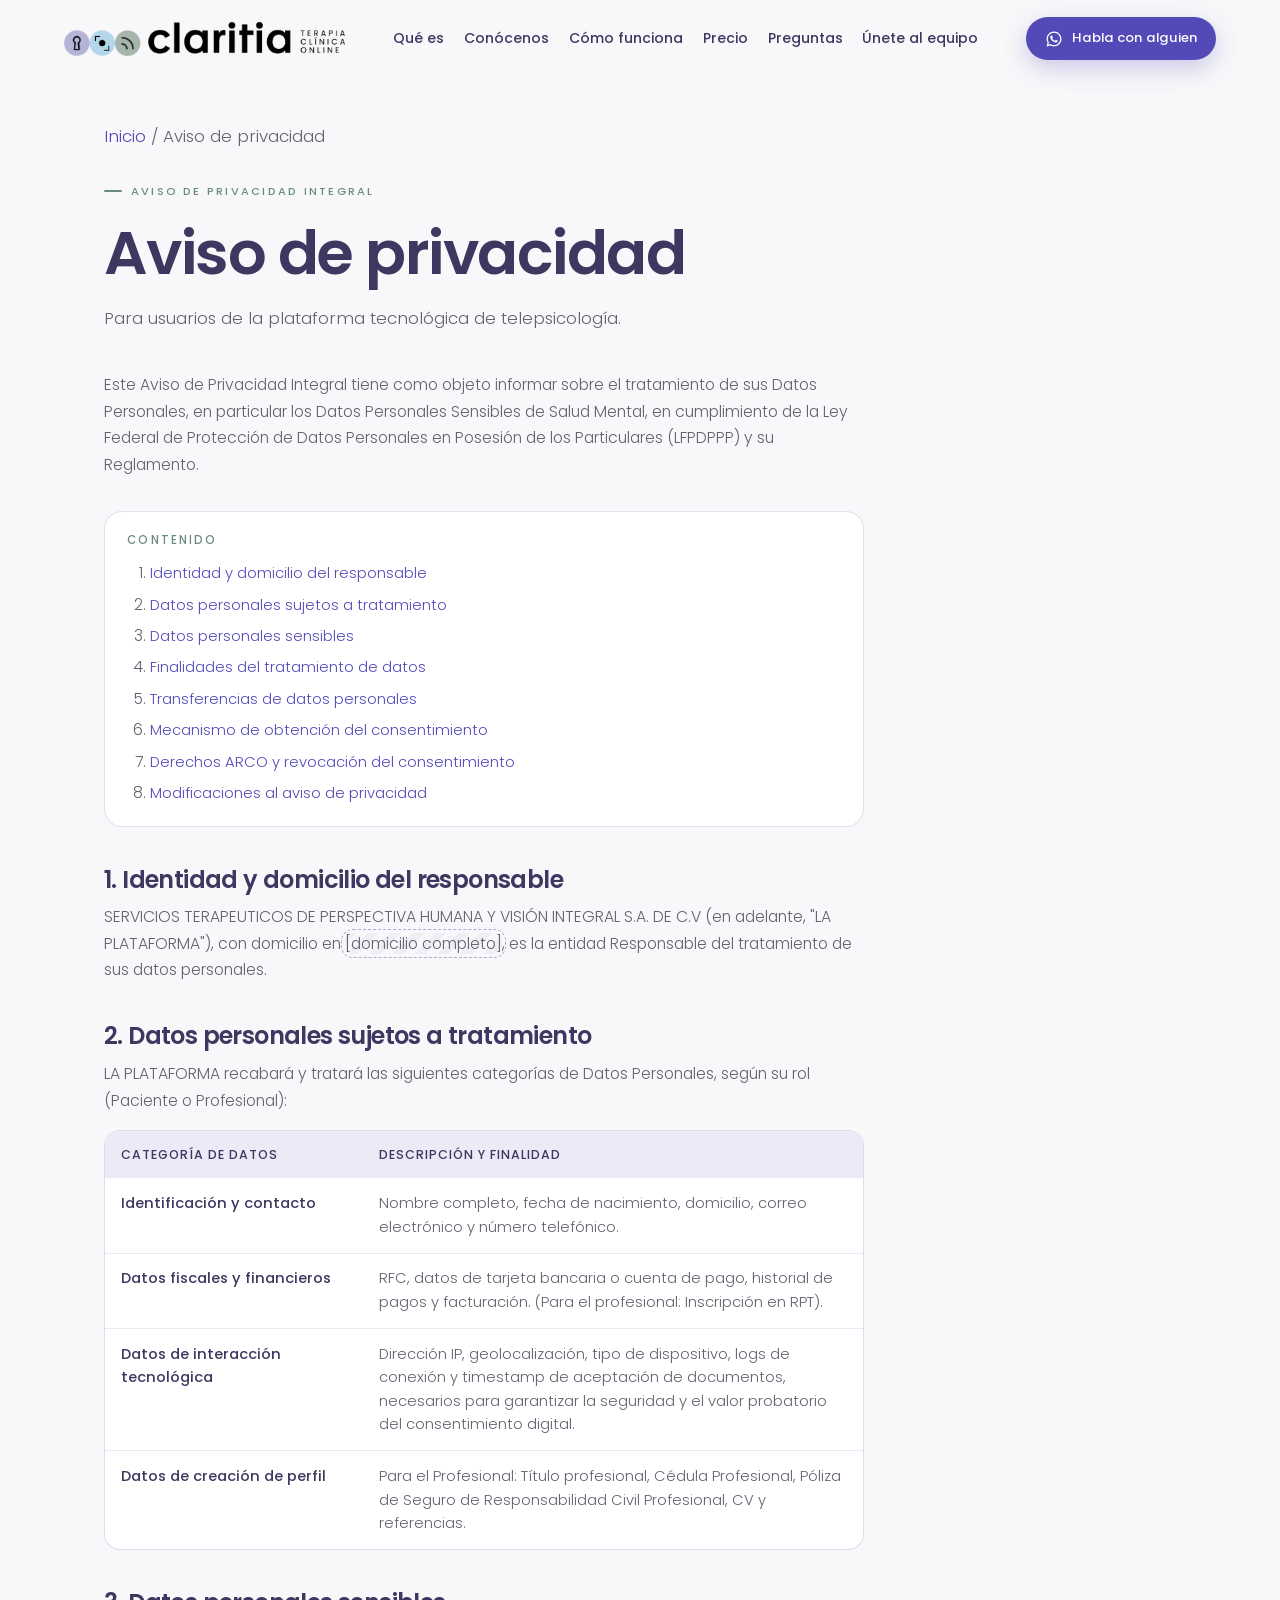
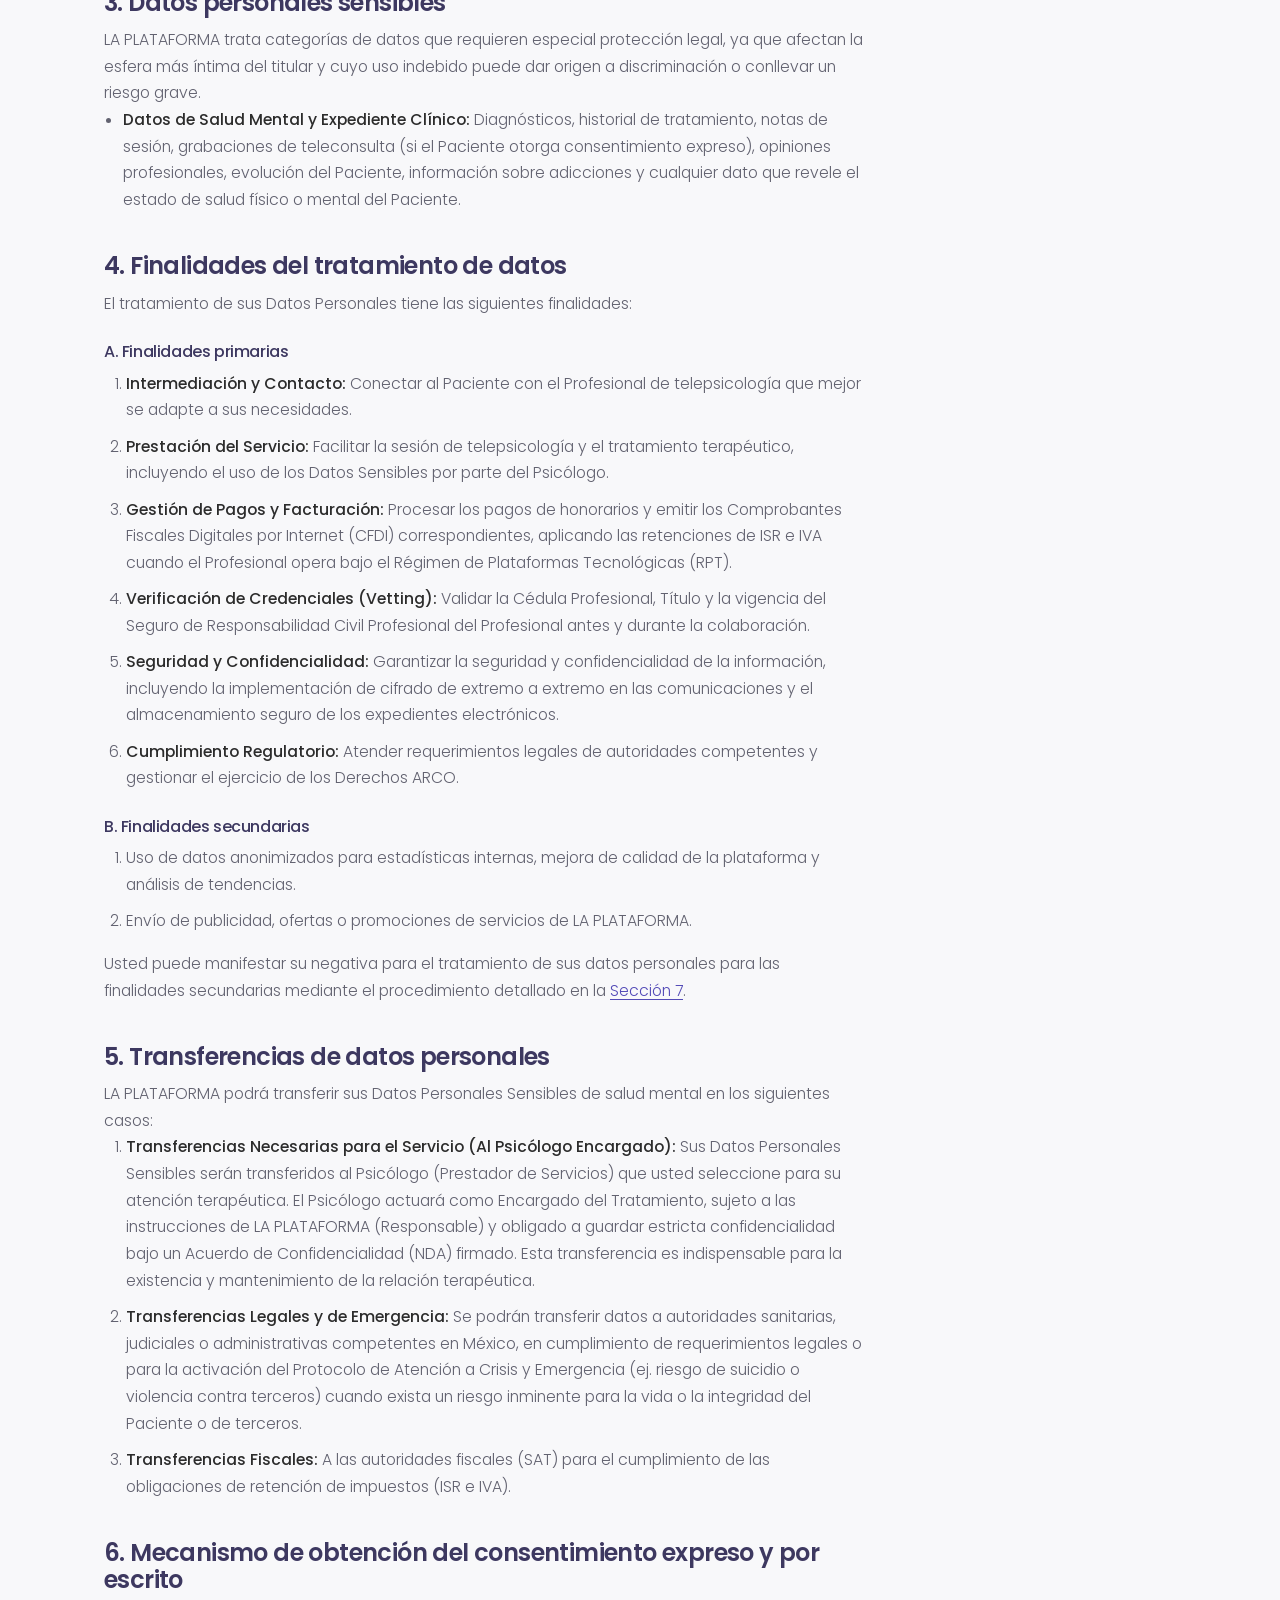
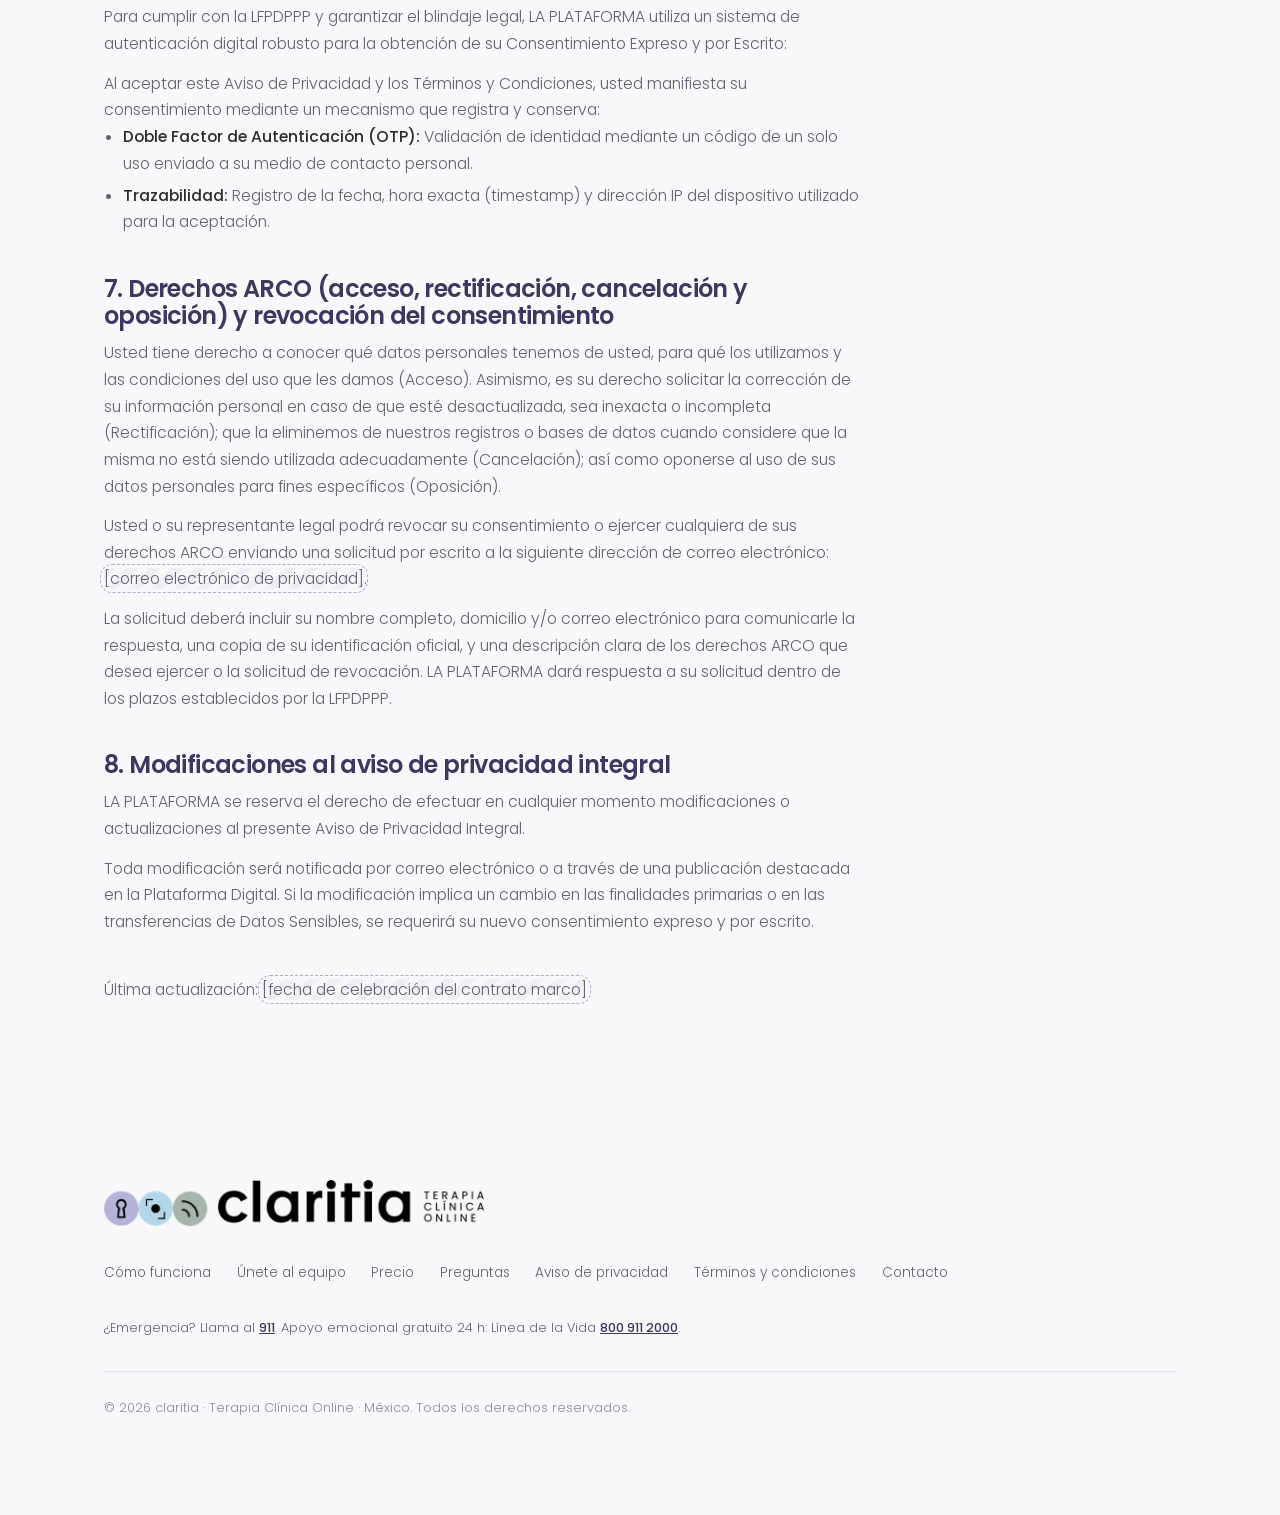
<file: privacidad/index.html>
<!DOCTYPE html>
<html lang="es-MX">
<head>
  <meta charset="UTF-8" />
  <meta name="viewport" content="width=device-width, initial-scale=1.0" />
  <script>document.documentElement.classList.add('js')</script>
  <title>Aviso de privacidad integral — claritia</title>
  <meta name="description" content="Aviso de privacidad integral de claritia: cómo tratamos tus datos personales y datos sensibles de salud mental conforme a la LFPDPPP." />
  <meta property="og:type" content="website" />
  <meta property="og:locale" content="es_MX" />
  <meta property="og:site_name" content="claritia" />
  <meta property="og:title" content="Aviso de privacidad — claritia" />
  <meta property="og:description" content="Aviso de privacidad integral de claritia conforme a la LFPDPPP." />
  <meta property="og:url" content="https://zuba213213.github.io/Claritiawebsite/privacidad/" />
  <meta property="og:image" content="https://zuba213213.github.io/Claritiawebsite/assets/og-claritia.jpg?v=2" />
  <meta name="twitter:card" content="summary_large_image" />
  <meta name="theme-color" content="#F8F8FA" />
  <link rel="icon" href="../favicon.ico" sizes="any" />
  <link rel="icon" href="../assets/favicon-32.png" sizes="32x32" type="image/png" />
  <link rel="icon" href="../assets/favicon-48.png" sizes="48x48" type="image/png" />
  <link rel="apple-touch-icon" href="../assets/apple-touch-icon.png" />
  <link rel="preload" href="../fonts/poppins-latin-600-normal.woff2" as="font" type="font/woff2" crossorigin />
  <link rel="preload" href="../fonts/poppins-latin-400-normal.woff2" as="font" type="font/woff2" crossorigin />
  <link rel="stylesheet" href="../assets/claritia.css" />
</head>
<body>

<!-- Iconos (sprite) -->
<svg width="0" height="0" style="position:absolute" aria-hidden="true">
  <symbol id="wa" viewBox="0 0 24 24"><path d="M12.04 2C6.58 2 2.13 6.45 2.13 11.91c0 1.75.46 3.45 1.32 4.95L2.05 22l5.25-1.38c1.45.79 3.08 1.21 4.74 1.21 5.46 0 9.91-4.45 9.91-9.91C21.95 6.45 17.5 2 12.04 2zm0 18.15c-1.48 0-2.93-.4-4.2-1.15l-.3-.18-3.12.82.83-3.04-.2-.31a8.26 8.26 0 0 1-1.26-4.38c0-4.54 3.7-8.24 8.24-8.24 4.54 0 8.24 3.7 8.24 8.24 0 4.55-3.7 8.24-8.23 8.24zm4.52-6.16c-.25-.12-1.47-.72-1.69-.81-.23-.08-.39-.12-.56.12-.17.25-.64.81-.78.97-.14.17-.29.19-.54.06-.25-.12-1.05-.39-1.99-1.23-.74-.66-1.23-1.47-1.38-1.72-.14-.25-.02-.38.11-.5.11-.11.25-.29.37-.43.12-.14.17-.25.25-.41.08-.17.04-.31-.02-.43-.06-.12-.56-1.34-.76-1.84-.2-.48-.41-.42-.56-.43h-.48c-.17 0-.43.06-.66.31-.23.25-.86.85-.86 2.07 0 1.22.89 2.4 1.01 2.56.12.17 1.75 2.67 4.23 3.74.59.26 1.05.41 1.41.52.59.19 1.13.16 1.56.1.48-.07 1.47-.6 1.67-1.18.21-.58.21-1.07.14-1.18-.06-.11-.22-.17-.47-.29z"/></symbol>
  <symbol id="check" viewBox="0 0 24 24"><path d="M5 12.5l4.5 4.5L19 7.5"/></symbol>
  <symbol id="home" viewBox="0 0 24 24"><path d="M3 10.5L12 3l9 7.5V20a1 1 0 0 1-1 1h-5v-6h-6v6H4a1 1 0 0 1-1-1z"/></symbol>
  <symbol id="keyhole" viewBox="0 0 24 24"><circle cx="12" cy="9.5" r="3.5"/><path d="M10.5 12.5L9.5 19h5l-1-6.5"/></symbol>
  <symbol id="cal" viewBox="0 0 24 24"><rect x="3.5" y="5" width="17" height="15.5" rx="2.5"/><path d="M3.5 10h17M8 3v4M16 3v4"/></symbol>
  <symbol id="video" viewBox="0 0 24 24"><rect x="2.5" y="6" width="13" height="12" rx="2.5"/><path d="M15.5 10.5l6-3.5v10l-6-3.5"/></symbol>
  <symbol id="heart" viewBox="0 0 24 24"><path d="M12 20.5s-8-4.6-8-10.4A4.6 4.6 0 0 1 12 7a4.6 4.6 0 0 1 8 3.1c0 5.8-8 10.4-8 10.4z"/></symbol>
  <symbol id="user" viewBox="0 0 24 24"><circle cx="12" cy="8" r="4"/><path d="M4 21v-1a6 6 0 0 1 6-6h4a6 6 0 0 1 6 6v1"/></symbol>
  <symbol id="chat" viewBox="0 0 24 24"><path d="M21 12a8 8 0 0 1-11.6 7.1L4 20.5l1.4-4.9A8 8 0 1 1 21 12z"/></symbol>
  <symbol id="plus" viewBox="0 0 24 24"><path d="M12 5v14M5 12h14"/></symbol>
  <symbol id="arrow" viewBox="0 0 24 24"><path d="M5 12h14M13 6l6 6-6 6"/></symbol>
  <symbol id="leaf" viewBox="0 0 24 24"><path d="M5 19c0-8 5-13 14-14-1 9-6 14-14 14z"/><path d="M5 19l7-7"/></symbol>
  <symbol id="send" viewBox="0 0 24 24"><path d="M4 12l16-8-6 16-2.5-6.5z"/></symbol>
  <symbol id="play" viewBox="0 0 24 24"><path d="M7 4.5v15l13-7.5z"/></symbol>
  <symbol id="phone" viewBox="0 0 24 24"><path d="M5 3h4l2 5-2.5 1.5a11 11 0 0 0 6 6L16 13l5 2v4a2 2 0 0 1-2 2A16 16 0 0 1 3 5a2 2 0 0 1 2-2z"/></symbol>
  <symbol id="close" viewBox="0 0 24 24"><path d="M6 6l12 12M18 6L6 18"/></symbol>
</svg>

<a class="skip" href="#main">Saltar al contenido</a>
<header class="nav" id="nav">
  <div class="wrap nav-bar">
    <a href="../" class="logo">
      <img class="logo-img" src="../assets/brand/logo-horizontal.webp" alt="claritia, Terapia Clínica Online — inicio" width="794" height="96" />
    </a>
    <nav class="nav-links" aria-label="Principal">
      <a href="../#que-es">Qué es</a>
      <a href="../#conoce">Conócenos</a>
      <a href="../#como-funciona">Cómo funciona</a>
      <a href="../#precio">Precio</a>
      <a href="../#preguntas">Preguntas</a>
      <a href="../equipo/">Únete al equipo</a>
    </nav>
    <div class="nav-actions">
      <a class="btn btn-primary btn-sm nav-cta" data-wa="talk" href="#" aria-label="Habla con alguien por WhatsApp">
        <svg class="i i-wa" aria-hidden="true"><use href="#wa"/></svg><span>Habla con alguien</span>
      </a>
      <button class="nav-toggle" type="button" aria-expanded="false" aria-controls="nav-menu" aria-label="Abrir menú">
        <span></span><span></span>
      </button>
    </div>
  </div>
  <div class="nav-menu" id="nav-menu" hidden>
    <nav aria-label="Menú">
      <a class="m" href="../#que-es">Qué es<svg class="i" aria-hidden="true"><use href="#arrow"/></svg></a>
      <a class="m" href="../#conoce">Conócenos<svg class="i" aria-hidden="true"><use href="#arrow"/></svg></a>
      <a class="m" href="../#como-funciona">Cómo funciona<svg class="i" aria-hidden="true"><use href="#arrow"/></svg></a>
      <a class="m" href="../#precio">Precio<svg class="i" aria-hidden="true"><use href="#arrow"/></svg></a>
      <a class="m" href="../#preguntas">Preguntas<svg class="i" aria-hidden="true"><use href="#arrow"/></svg></a>
      <a class="m" href="../equipo/">Únete al equipo<svg class="i" aria-hidden="true"><use href="#arrow"/></svg></a>
    </nav>
    <a class="btn btn-primary" data-wa="talk" href="#"><svg class="i i-wa" aria-hidden="true"><use href="#wa"/></svg>Habla con alguien por WhatsApp</a>
  </div>
</header>

<main id="main">
<section class="page-hero">
  <div class="wrap">
    <p class="crumbs"><a href="../">Inicio</a> / Aviso de privacidad</p>
    <span class="label">Aviso de privacidad integral</span>
    <h1>Aviso de privacidad</h1>
    <p>Para usuarios de la plataforma tecnológica de telepsicología.</p>
  </div>
</section>
<section class="section" style="padding-top:0">
  <div class="wrap">
    <div class="legal">
      <p>Este Aviso de Privacidad Integral tiene como objeto informar sobre el tratamiento de sus Datos Personales, en particular los Datos Personales Sensibles de Salud Mental, en cumplimiento de la Ley Federal de Protección de Datos Personales en Posesión de los Particulares (LFPDPPP) y su Reglamento.</p>

      <nav class="toc" aria-label="Contenido">
        <p class="toc-title">Contenido</p>
        <ol>
          <li><a href="#responsable">Identidad y domicilio del responsable</a></li>
          <li><a href="#datos">Datos personales sujetos a tratamiento</a></li>
          <li><a href="#sensibles">Datos personales sensibles</a></li>
          <li><a href="#finalidades">Finalidades del tratamiento de datos</a></li>
          <li><a href="#transferencias">Transferencias de datos personales</a></li>
          <li><a href="#consentimiento">Mecanismo de obtención del consentimiento</a></li>
          <li><a href="#arco">Derechos ARCO y revocación del consentimiento</a></li>
          <li><a href="#modificaciones">Modificaciones al aviso de privacidad</a></li>
        </ol>
      </nav>

      <h2 id="responsable">1. Identidad y domicilio del responsable</h2>
      <p>SERVICIOS TERAPEUTICOS DE PERSPECTIVA HUMANA Y VISIÓN INTEGRAL S.A. DE C.V (en adelante, "LA PLATAFORMA"), con domicilio en <span class="pending">[domicilio completo]</span>, es la entidad Responsable del tratamiento de sus datos personales.</p>

      <h2 id="datos">2. Datos personales sujetos a tratamiento</h2>
      <p>LA PLATAFORMA recabará y tratará las siguientes categorías de Datos Personales, según su rol (Paciente o Profesional):</p>
      <div class="legal-table">
        <table>
          <thead><tr><th scope="col">Categoría de datos</th><th scope="col">Descripción y finalidad</th></tr></thead>
          <tbody>
            <tr><th scope="row">Identificación y contacto</th><td>Nombre completo, fecha de nacimiento, domicilio, correo electrónico y número telefónico.</td></tr>
            <tr><th scope="row">Datos fiscales y financieros</th><td>RFC, datos de tarjeta bancaria o cuenta de pago, historial de pagos y facturación. (Para el profesional: Inscripción en RPT).</td></tr>
            <tr><th scope="row">Datos de interacción tecnológica</th><td>Dirección IP, geolocalización, tipo de dispositivo, logs de conexión y timestamp de aceptación de documentos, necesarios para garantizar la seguridad y el valor probatorio del consentimiento digital.</td></tr>
            <tr><th scope="row">Datos de creación de perfil</th><td>Para el Profesional: Título profesional, Cédula Profesional, Póliza de Seguro de Responsabilidad Civil Profesional, CV y referencias.</td></tr>
          </tbody>
        </table>
      </div>

      <h2 id="sensibles">3. Datos personales sensibles</h2>
      <p>LA PLATAFORMA trata categorías de datos que requieren especial protección legal, ya que afectan la esfera más íntima del titular y cuyo uso indebido puede dar origen a discriminación o conllevar un riesgo grave.</p>
      <ul>
        <li><strong>Datos de Salud Mental y Expediente Clínico:</strong> Diagnósticos, historial de tratamiento, notas de sesión, grabaciones de teleconsulta (si el Paciente otorga consentimiento expreso), opiniones profesionales, evolución del Paciente, información sobre adicciones y cualquier dato que revele el estado de salud físico o mental del Paciente.</li>
      </ul>

      <h2 id="finalidades">4. Finalidades del tratamiento de datos</h2>
      <p>El tratamiento de sus Datos Personales tiene las siguientes finalidades:</p>
      <h3>A. Finalidades primarias</h3>
      <ol>
        <li><strong>Intermediación y Contacto:</strong> Conectar al Paciente con el Profesional de telepsicología que mejor se adapte a sus necesidades.</li>
        <li><strong>Prestación del Servicio:</strong> Facilitar la sesión de telepsicología y el tratamiento terapéutico, incluyendo el uso de los Datos Sensibles por parte del Psicólogo.</li>
        <li><strong>Gestión de Pagos y Facturación:</strong> Procesar los pagos de honorarios y emitir los Comprobantes Fiscales Digitales por Internet (CFDI) correspondientes, aplicando las retenciones de ISR e IVA cuando el Profesional opera bajo el Régimen de Plataformas Tecnológicas (RPT).</li>
        <li><strong>Verificación de Credenciales (Vetting):</strong> Validar la Cédula Profesional, Título y la vigencia del Seguro de Responsabilidad Civil Profesional del Profesional antes y durante la colaboración.</li>
        <li><strong>Seguridad y Confidencialidad:</strong> Garantizar la seguridad y confidencialidad de la información, incluyendo la implementación de cifrado de extremo a extremo en las comunicaciones y el almacenamiento seguro de los expedientes electrónicos.</li>
        <li><strong>Cumplimiento Regulatorio:</strong> Atender requerimientos legales de autoridades competentes y gestionar el ejercicio de los Derechos ARCO.</li>
      </ol>
      <h3>B. Finalidades secundarias</h3>
      <ol>
        <li>Uso de datos anonimizados para estadísticas internas, mejora de calidad de la plataforma y análisis de tendencias.</li>
        <li>Envío de publicidad, ofertas o promociones de servicios de LA PLATAFORMA.</li>
      </ol>
      <p>Usted puede manifestar su negativa para el tratamiento de sus datos personales para las finalidades secundarias mediante el procedimiento detallado en la <a href="#arco">Sección 7</a>.</p>

      <h2 id="transferencias">5. Transferencias de datos personales</h2>
      <p>LA PLATAFORMA podrá transferir sus Datos Personales Sensibles de salud mental en los siguientes casos:</p>
      <ol>
        <li><strong>Transferencias Necesarias para el Servicio (Al Psicólogo Encargado):</strong> Sus Datos Personales Sensibles serán transferidos al Psicólogo (Prestador de Servicios) que usted seleccione para su atención terapéutica. El Psicólogo actuará como Encargado del Tratamiento, sujeto a las instrucciones de LA PLATAFORMA (Responsable) y obligado a guardar estricta confidencialidad bajo un Acuerdo de Confidencialidad (NDA) firmado. Esta transferencia es indispensable para la existencia y mantenimiento de la relación terapéutica.</li>
        <li><strong>Transferencias Legales y de Emergencia:</strong> Se podrán transferir datos a autoridades sanitarias, judiciales o administrativas competentes en México, en cumplimiento de requerimientos legales o para la activación del Protocolo de Atención a Crisis y Emergencia (ej. riesgo de suicidio o violencia contra terceros) cuando exista un riesgo inminente para la vida o la integridad del Paciente o de terceros.</li>
        <li><strong>Transferencias Fiscales:</strong> A las autoridades fiscales (SAT) para el cumplimiento de las obligaciones de retención de impuestos (ISR e IVA).</li>
      </ol>

      <h2 id="consentimiento">6. Mecanismo de obtención del consentimiento expreso y por escrito</h2>
      <p>Para cumplir con la LFPDPPP y garantizar el blindaje legal, LA PLATAFORMA utiliza un sistema de autenticación digital robusto para la obtención de su Consentimiento Expreso y por Escrito:</p>
      <p>Al aceptar este Aviso de Privacidad y los Términos y Condiciones, usted manifiesta su consentimiento mediante un mecanismo que registra y conserva:</p>
      <ul>
        <li><strong>Doble Factor de Autenticación (OTP):</strong> Validación de identidad mediante un código de un solo uso enviado a su medio de contacto personal.</li>
        <li><strong>Trazabilidad:</strong> Registro de la fecha, hora exacta (timestamp) y dirección IP del dispositivo utilizado para la aceptación.</li>
      </ul>

      <h2 id="arco">7. Derechos ARCO (acceso, rectificación, cancelación y oposición) y revocación del consentimiento</h2>
      <p>Usted tiene derecho a conocer qué datos personales tenemos de usted, para qué los utilizamos y las condiciones del uso que les damos (Acceso). Asimismo, es su derecho solicitar la corrección de su información personal en caso de que esté desactualizada, sea inexacta o incompleta (Rectificación); que la eliminemos de nuestros registros o bases de datos cuando considere que la misma no está siendo utilizada adecuadamente (Cancelación); así como oponerse al uso de sus datos personales para fines específicos (Oposición).</p>
      <p>Usted o su representante legal podrá revocar su consentimiento o ejercer cualquiera de sus derechos ARCO enviando una solicitud por escrito a la siguiente dirección de correo electrónico: <span class="pending">[correo electrónico de privacidad]</span>.</p>
      <p>La solicitud deberá incluir su nombre completo, domicilio y/o correo electrónico para comunicarle la respuesta, una copia de su identificación oficial, y una descripción clara de los derechos ARCO que desea ejercer o la solicitud de revocación. LA PLATAFORMA dará respuesta a su solicitud dentro de los plazos establecidos por la LFPDPPP.</p>

      <h2 id="modificaciones">8. Modificaciones al aviso de privacidad integral</h2>
      <p>LA PLATAFORMA se reserva el derecho de efectuar en cualquier momento modificaciones o actualizaciones al presente Aviso de Privacidad Integral.</p>
      <p>Toda modificación será notificada por correo electrónico o a través de una publicación destacada en la Plataforma Digital. Si la modificación implica un cambio en las finalidades primarias o en las transferencias de Datos Sensibles, se requerirá su nuevo consentimiento expreso y por escrito.</p>

      <p class="updated">Última actualización: <span class="pending">[fecha de celebración del contrato marco]</span></p>
    </div>
  </div>
</section>
</main>

<footer>
  <div class="wrap foot">
    <a href="../" class="logo">
      <img class="logo-img" src="../assets/brand/logo-horizontal.webp" alt="claritia — Terapia Clínica Online" width="794" height="96" />
    </a>
    <ul class="foot-links">
      <li><a href="../#como-funciona">Cómo funciona</a></li>
      <li><a href="../equipo/">Únete al equipo</a></li>
      <li><a href="../#precio">Precio</a></li>
      <li><a href="../#preguntas">Preguntas</a></li>
      <li><a href="../privacidad/">Aviso de privacidad</a></li>
      <li><a href="../terminos/">Términos y condiciones</a></li>
      <li><a data-wa="general" href="#">Contacto</a></li>
    </ul>
    <p class="foot-help">¿Emergencia? Llama al <a href="tel:911">911</a>. Apoyo emocional gratuito 24 h: Línea de la Vida <a href="tel:8009112000">800 911 2000</a>.</p>
    <p class="foot-copy">© <span id="year">2026</span> claritia · Terapia Clínica Online · México. Todos los derechos reservados.</p>
  </div>
</footer>

<a class="wa-float" id="wa-float" data-wa="book" href="#" aria-label="Agenda tu sesión por WhatsApp">
  <svg class="i i-wa"><use href="#wa"/></svg><span class="fab-label">Agenda tu sesión</span>
</a>

<script src="../assets/claritia.js" defer></script>
</body>
</html>
</file>
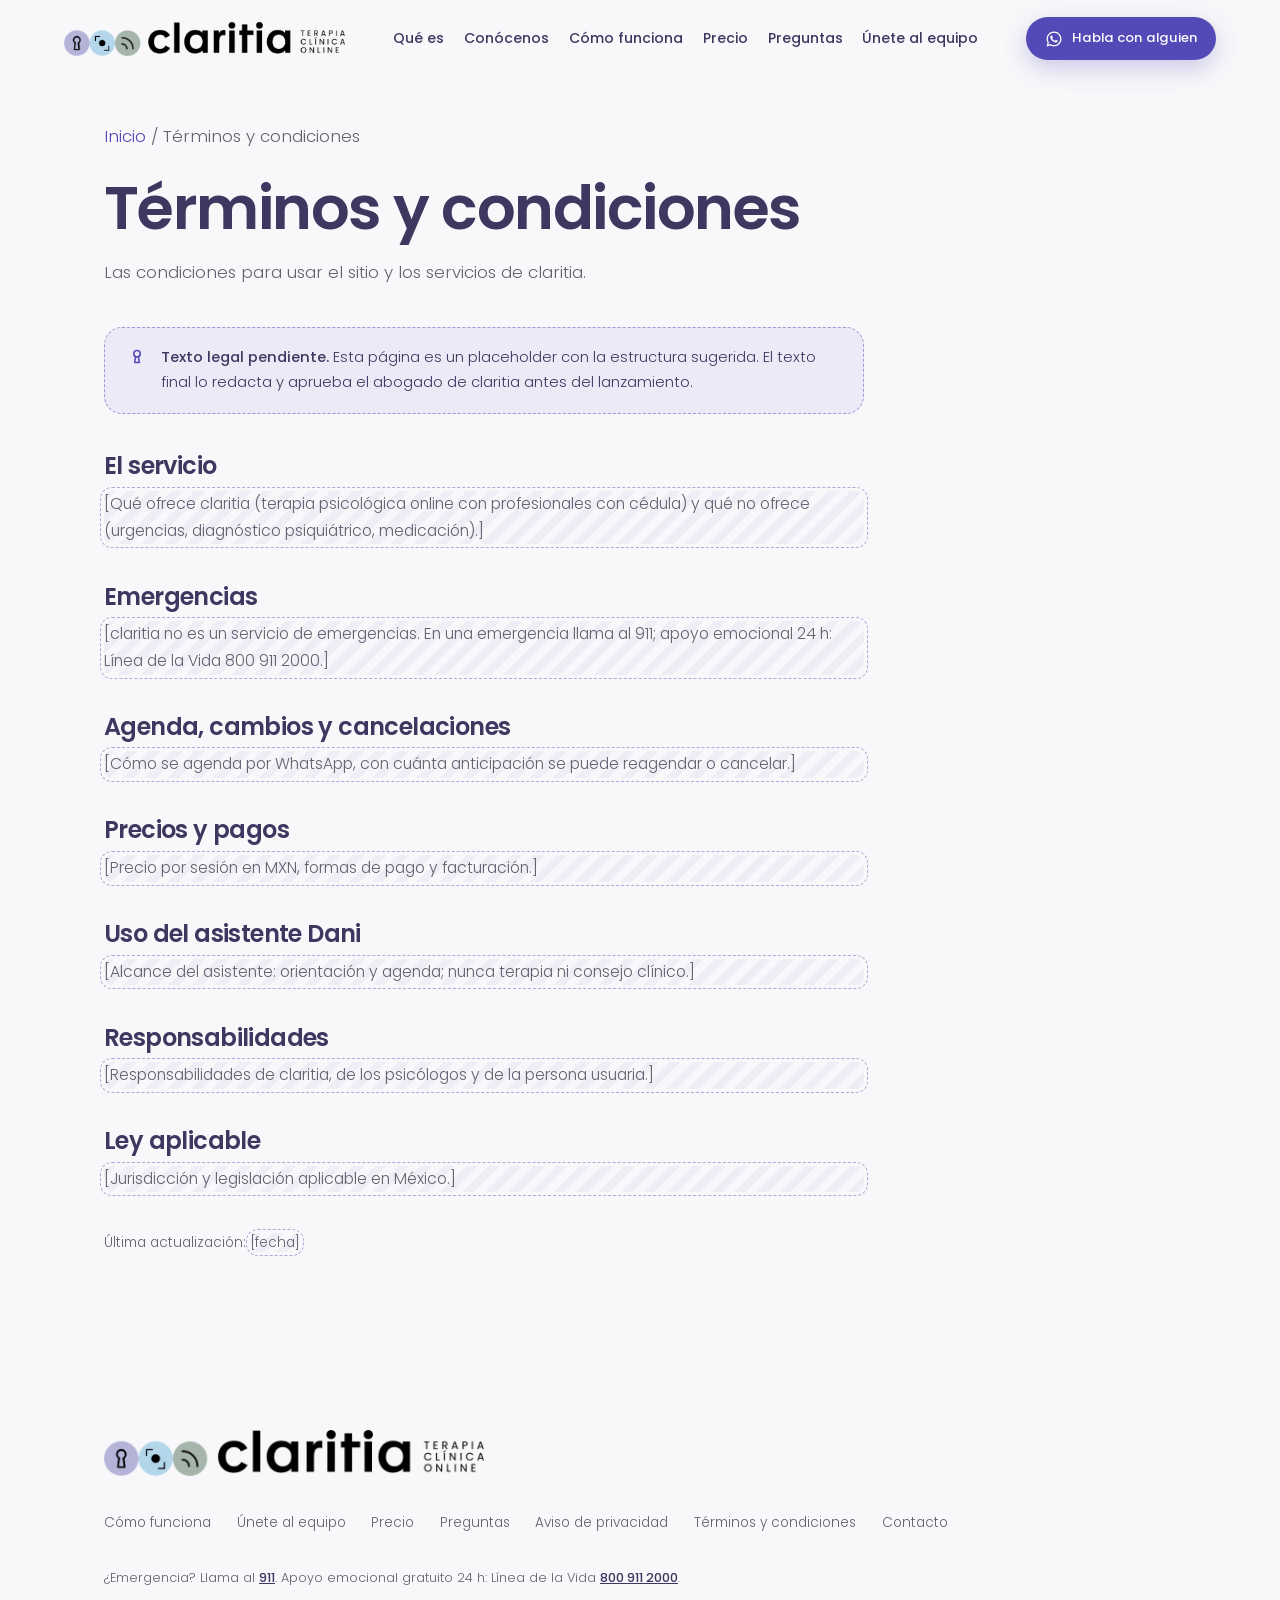
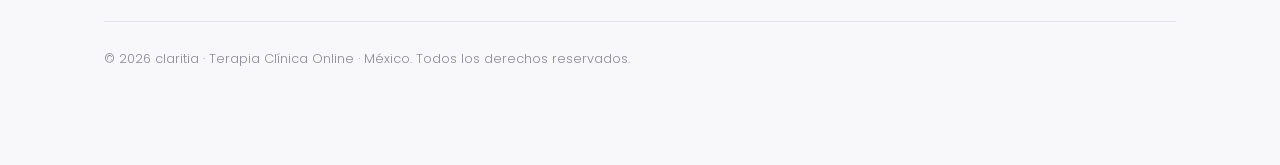
<file: terminos/index.html>
<!DOCTYPE html>
<html lang="es-MX">
<head>
  <meta charset="UTF-8" />
  <meta name="viewport" content="width=device-width, initial-scale=1.0" />
  <script>document.documentElement.classList.add('js')</script>
  <title>Términos y condiciones — claritia</title>
  <meta name="description" content="Términos y condiciones de claritia." />
  <meta property="og:type" content="website" />
  <meta property="og:locale" content="es_MX" />
  <meta property="og:site_name" content="claritia" />
  <meta property="og:title" content="Términos y condiciones — claritia" />
  <meta property="og:description" content="Términos y condiciones de claritia." />
  <meta property="og:url" content="https://zuba213213.github.io/Claritiawebsite/terminos/" />
  <meta property="og:image" content="https://zuba213213.github.io/Claritiawebsite/assets/og-claritia.jpg?v=2" />
  <meta name="twitter:card" content="summary_large_image" />
  <meta name="theme-color" content="#F8F8FA" />
  <link rel="icon" href="../favicon.ico" sizes="any" />
  <link rel="icon" href="../assets/favicon-32.png" sizes="32x32" type="image/png" />
  <link rel="icon" href="../assets/favicon-48.png" sizes="48x48" type="image/png" />
  <link rel="apple-touch-icon" href="../assets/apple-touch-icon.png" />
  <link rel="preload" href="../fonts/poppins-latin-600-normal.woff2" as="font" type="font/woff2" crossorigin />
  <link rel="preload" href="../fonts/poppins-latin-400-normal.woff2" as="font" type="font/woff2" crossorigin />
  <link rel="stylesheet" href="../assets/claritia.css" />
</head>
<body>

<!-- Iconos (sprite) -->
<svg width="0" height="0" style="position:absolute" aria-hidden="true">
  <symbol id="wa" viewBox="0 0 24 24"><path d="M12.04 2C6.58 2 2.13 6.45 2.13 11.91c0 1.75.46 3.45 1.32 4.95L2.05 22l5.25-1.38c1.45.79 3.08 1.21 4.74 1.21 5.46 0 9.91-4.45 9.91-9.91C21.95 6.45 17.5 2 12.04 2zm0 18.15c-1.48 0-2.93-.4-4.2-1.15l-.3-.18-3.12.82.83-3.04-.2-.31a8.26 8.26 0 0 1-1.26-4.38c0-4.54 3.7-8.24 8.24-8.24 4.54 0 8.24 3.7 8.24 8.24 0 4.55-3.7 8.24-8.23 8.24zm4.52-6.16c-.25-.12-1.47-.72-1.69-.81-.23-.08-.39-.12-.56.12-.17.25-.64.81-.78.97-.14.17-.29.19-.54.06-.25-.12-1.05-.39-1.99-1.23-.74-.66-1.23-1.47-1.38-1.72-.14-.25-.02-.38.11-.5.11-.11.25-.29.37-.43.12-.14.17-.25.25-.41.08-.17.04-.31-.02-.43-.06-.12-.56-1.34-.76-1.84-.2-.48-.41-.42-.56-.43h-.48c-.17 0-.43.06-.66.31-.23.25-.86.85-.86 2.07 0 1.22.89 2.4 1.01 2.56.12.17 1.75 2.67 4.23 3.74.59.26 1.05.41 1.41.52.59.19 1.13.16 1.56.1.48-.07 1.47-.6 1.67-1.18.21-.58.21-1.07.14-1.18-.06-.11-.22-.17-.47-.29z"/></symbol>
  <symbol id="check" viewBox="0 0 24 24"><path d="M5 12.5l4.5 4.5L19 7.5"/></symbol>
  <symbol id="home" viewBox="0 0 24 24"><path d="M3 10.5L12 3l9 7.5V20a1 1 0 0 1-1 1h-5v-6h-6v6H4a1 1 0 0 1-1-1z"/></symbol>
  <symbol id="keyhole" viewBox="0 0 24 24"><circle cx="12" cy="9.5" r="3.5"/><path d="M10.5 12.5L9.5 19h5l-1-6.5"/></symbol>
  <symbol id="cal" viewBox="0 0 24 24"><rect x="3.5" y="5" width="17" height="15.5" rx="2.5"/><path d="M3.5 10h17M8 3v4M16 3v4"/></symbol>
  <symbol id="video" viewBox="0 0 24 24"><rect x="2.5" y="6" width="13" height="12" rx="2.5"/><path d="M15.5 10.5l6-3.5v10l-6-3.5"/></symbol>
  <symbol id="heart" viewBox="0 0 24 24"><path d="M12 20.5s-8-4.6-8-10.4A4.6 4.6 0 0 1 12 7a4.6 4.6 0 0 1 8 3.1c0 5.8-8 10.4-8 10.4z"/></symbol>
  <symbol id="user" viewBox="0 0 24 24"><circle cx="12" cy="8" r="4"/><path d="M4 21v-1a6 6 0 0 1 6-6h4a6 6 0 0 1 6 6v1"/></symbol>
  <symbol id="chat" viewBox="0 0 24 24"><path d="M21 12a8 8 0 0 1-11.6 7.1L4 20.5l1.4-4.9A8 8 0 1 1 21 12z"/></symbol>
  <symbol id="plus" viewBox="0 0 24 24"><path d="M12 5v14M5 12h14"/></symbol>
  <symbol id="arrow" viewBox="0 0 24 24"><path d="M5 12h14M13 6l6 6-6 6"/></symbol>
  <symbol id="leaf" viewBox="0 0 24 24"><path d="M5 19c0-8 5-13 14-14-1 9-6 14-14 14z"/><path d="M5 19l7-7"/></symbol>
  <symbol id="send" viewBox="0 0 24 24"><path d="M4 12l16-8-6 16-2.5-6.5z"/></symbol>
  <symbol id="play" viewBox="0 0 24 24"><path d="M7 4.5v15l13-7.5z"/></symbol>
  <symbol id="phone" viewBox="0 0 24 24"><path d="M5 3h4l2 5-2.5 1.5a11 11 0 0 0 6 6L16 13l5 2v4a2 2 0 0 1-2 2A16 16 0 0 1 3 5a2 2 0 0 1 2-2z"/></symbol>
  <symbol id="close" viewBox="0 0 24 24"><path d="M6 6l12 12M18 6L6 18"/></symbol>
</svg>

<a class="skip" href="#main">Saltar al contenido</a>
<header class="nav" id="nav">
  <div class="wrap nav-bar">
    <a href="../" class="logo">
      <img class="logo-img" src="../assets/brand/logo-horizontal.webp" alt="claritia, Terapia Clínica Online — inicio" width="794" height="96" />
    </a>
    <nav class="nav-links" aria-label="Principal">
      <a href="../#que-es">Qué es</a>
      <a href="../#conoce">Conócenos</a>
      <a href="../#como-funciona">Cómo funciona</a>
      <a href="../#precio">Precio</a>
      <a href="../#preguntas">Preguntas</a>
      <a href="../equipo/">Únete al equipo</a>
    </nav>
    <div class="nav-actions">
      <a class="btn btn-primary btn-sm nav-cta" data-wa="talk" href="#" aria-label="Habla con alguien por WhatsApp">
        <svg class="i i-wa" aria-hidden="true"><use href="#wa"/></svg><span>Habla con alguien</span>
      </a>
      <button class="nav-toggle" type="button" aria-expanded="false" aria-controls="nav-menu" aria-label="Abrir menú">
        <span></span><span></span>
      </button>
    </div>
  </div>
  <div class="nav-menu" id="nav-menu" hidden>
    <nav aria-label="Menú">
      <a class="m" href="../#que-es">Qué es<svg class="i" aria-hidden="true"><use href="#arrow"/></svg></a>
      <a class="m" href="../#conoce">Conócenos<svg class="i" aria-hidden="true"><use href="#arrow"/></svg></a>
      <a class="m" href="../#como-funciona">Cómo funciona<svg class="i" aria-hidden="true"><use href="#arrow"/></svg></a>
      <a class="m" href="../#precio">Precio<svg class="i" aria-hidden="true"><use href="#arrow"/></svg></a>
      <a class="m" href="../#preguntas">Preguntas<svg class="i" aria-hidden="true"><use href="#arrow"/></svg></a>
      <a class="m" href="../equipo/">Únete al equipo<svg class="i" aria-hidden="true"><use href="#arrow"/></svg></a>
    </nav>
    <a class="btn btn-primary" data-wa="talk" href="#"><svg class="i i-wa" aria-hidden="true"><use href="#wa"/></svg>Habla con alguien por WhatsApp</a>
  </div>
</header>

<main id="main">
<section class="page-hero">
  <div class="wrap">
    <p class="crumbs"><a href="../">Inicio</a> / Términos y condiciones</p>
    <h1>Términos y condiciones</h1>
    <p>Las condiciones para usar el sitio y los servicios de claritia.</p>
  </div>
</section>
<section class="section" style="padding-top:0">
  <div class="wrap">
    <div class="legal">
      <div class="notice"><svg class="i" style="color:var(--lav-deep);width:22px;height:22px;flex-shrink:0"><use href="#keyhole"/></svg><p><b>Texto legal pendiente.</b> Esta página es un placeholder con la estructura sugerida. El texto final lo redacta y aprueba el abogado de claritia antes del lanzamiento.</p></div>
      <h2>El servicio</h2>
      <p class="pending">[Qué ofrece claritia (terapia psicológica online con profesionales con cédula) y qué no ofrece (urgencias, diagnóstico psiquiátrico, medicación).]</p>
      <h2>Emergencias</h2>
      <p class="pending">[claritia no es un servicio de emergencias. En una emergencia llama al 911; apoyo emocional 24 h: Línea de la Vida 800 911 2000.]</p>
      <h2>Agenda, cambios y cancelaciones</h2>
      <p class="pending">[Cómo se agenda por WhatsApp, con cuánta anticipación se puede reagendar o cancelar.]</p>
      <h2>Precios y pagos</h2>
      <p class="pending">[Precio por sesión en MXN, formas de pago y facturación.]</p>
      <h2>Uso del asistente Dani</h2>
      <p class="pending">[Alcance del asistente: orientación y agenda; nunca terapia ni consejo clínico.]</p>
      <h2>Responsabilidades</h2>
      <p class="pending">[Responsabilidades de claritia, de los psicólogos y de la persona usuaria.]</p>
      <h2>Ley aplicable</h2>
      <p class="pending">[Jurisdicción y legislación aplicable en México.]</p>
      <p style="margin-top:2.4rem;font-size:.85rem">Última actualización: <span class="pending">[fecha]</span></p>
    </div>
  </div>
</section>
</main>

<footer>
  <div class="wrap foot">
    <a href="../" class="logo">
      <img class="logo-img" src="../assets/brand/logo-horizontal.webp" alt="claritia — Terapia Clínica Online" width="794" height="96" />
    </a>
    <ul class="foot-links">
      <li><a href="../#como-funciona">Cómo funciona</a></li>
      <li><a href="../equipo/">Únete al equipo</a></li>
      <li><a href="../#precio">Precio</a></li>
      <li><a href="../#preguntas">Preguntas</a></li>
      <li><a href="../privacidad/">Aviso de privacidad</a></li>
      <li><a href="../terminos/">Términos y condiciones</a></li>
      <li><a data-wa="general" href="#">Contacto</a></li>
    </ul>
    <p class="foot-help">¿Emergencia? Llama al <a href="tel:911">911</a>. Apoyo emocional gratuito 24 h: Línea de la Vida <a href="tel:8009112000">800 911 2000</a>.</p>
    <p class="foot-copy">© <span id="year">2026</span> claritia · Terapia Clínica Online · México. Todos los derechos reservados.</p>
  </div>
</footer>

<a class="wa-float" id="wa-float" data-wa="book" href="#" aria-label="Agenda tu sesión por WhatsApp">
  <svg class="i i-wa"><use href="#wa"/></svg><span class="fab-label">Agenda tu sesión</span>
</a>

<script src="../assets/claritia.js" defer></script>
</body>
</html>
</file>
<file: assets/claritia.css>
/* ═════════════════════════════════════════════════════════════
   claritia — website v2
   Sistema visual: Marketing Vault 06 (Identidad Visual)
   Reglas: Marketing Vault 08 (Líneas que No Cruzamos)
   ═════════════════════════════════════════════════════════════ */
/* ─── FUENTES (autoalojadas, subset latin — cubre á é í ó ú ñ ¿ ¡) ── */
@font-face { font-family: 'DM Serif Display'; font-style: italic; font-weight: 400; font-display: swap; src: url(../fonts/dm-serif-display-latin-400-italic.woff2) format('woff2'); }
@font-face { font-family: 'Poppins'; font-style: normal; font-weight: 300; font-display: swap; src: url(../fonts/poppins-latin-300-normal.woff2) format('woff2'); }
@font-face { font-family: 'Poppins'; font-style: normal; font-weight: 400; font-display: swap; src: url(../fonts/poppins-latin-400-normal.woff2) format('woff2'); }
@font-face { font-family: 'Poppins'; font-style: normal; font-weight: 600; font-display: swap; src: url(../fonts/poppins-latin-600-normal.woff2) format('woff2'); }
@font-face { font-family: 'Poppins'; font-style: normal; font-weight: 500; font-display: swap; src: url(../fonts/poppins-latin-500-normal.woff2) format('woff2'); }

*, *::before, *::after { box-sizing: border-box; margin: 0; padding: 0; }

:root {
  --lav:        #B5B3D8;   /* esfera candado (logo) */
  --blue:       #B3D6EA;   /* esfera enfoque (logo) */
  --lav-light:  #D4D1E8;
  --lav-xlight: #ECEAF6;
  --lav-deep:   #534AB7;
  --lav-deeper: #463EA0;
  --sage:       #A6B5AC;   /* esfera señal (logo) */
  --sage-dark:  #6B8C7D;
  --sage-light: #E6EDE8;
  --purple:     #3D3860;
  --purple-2:   #5A566E;
  --charcoal:   #2C2C2C;
  --mid:        #626270;
  --bg:         #F8F8FA;
  --white:      #FFFFFF;
  --grad:       linear-gradient(130deg, #C4C0DC 0%, #B8B4D4 40%, #9AABA0 100%);
  --grad-dark:  linear-gradient(130deg, #3D3860 0%, #5A566E 100%);
  --radius-lg:  32px;
  --radius:     22px;
  --shadow-sm:  0 1px 2px rgba(61,56,96,.06), 0 4px 16px rgba(61,56,96,.06);
  --shadow:     0 2px 6px rgba(61,56,96,.06), 0 18px 48px rgba(61,56,96,.12);
  --gutter:     clamp(1rem, 5vw, 4rem);
  --ease:       cubic-bezier(.22,.8,.24,1);
}

html { scroll-behavior: smooth; -webkit-text-size-adjust: 100%; }
body {
  font-family: 'Poppins', system-ui, sans-serif;
  font-weight: 300;
  color: var(--charcoal);
  background: var(--bg);
  overflow-x: hidden;
  line-height: 1.7;
  -webkit-font-smoothing: antialiased;
}
img, svg { display: block; }
a { color: inherit; }
:focus-visible { outline: 2.5px solid var(--lav-deep); outline-offset: 3px; border-radius: 8px; }

/* Títulos en Poppins SemiBold: misma familia geométrica que el logotipo */
h1, h2, h3 { font-family: 'Poppins', system-ui, sans-serif; font-weight: 600; line-height: 1.14; letter-spacing: -0.025em; }
.serif { font-family: 'DM Serif Display', Georgia, serif; font-style: italic; font-weight: 400; }
h1 { font-size: clamp(2.2rem, 5vw, 3.9rem); }
h2 { font-size: clamp(1.7rem, 3.2vw, 2.55rem); }
h3 { font-size: clamp(1.05rem, 1.6vw, 1.25rem); }
p  { font-size: 1rem; color: var(--mid); }
em.soft { font-style: italic; color: var(--lav-deep); }

.wrap { width: 100%; max-width: 1200px; margin: 0 auto; padding: 0 var(--gutter); }
.label {
  display: inline-flex; align-items: center; gap: .55rem;
  font-size: .7rem; font-weight: 500; letter-spacing: .2em; text-transform: uppercase;
  color: var(--sage-dark); margin-bottom: 1.1rem;
}
.label::before { content: ""; width: 18px; height: 1.5px; background: currentColor; border-radius: 2px; }
.section { padding: clamp(4.5rem, 10vw, 8.5rem) 0; position: relative; }
.section-head { max-width: 640px; margin-bottom: clamp(2.5rem, 5vw, 4rem); }
.section-head h2 { margin-bottom: 1rem; }
.center { text-align: center; margin-left: auto; margin-right: auto; }
.center .label { justify-content: center; }

/* ─── ICONS ─────────────────────────────────────────────────── */
.i { width: 20px; height: 20px; fill: none; stroke: currentColor; stroke-width: 1.7; stroke-linecap: round; stroke-linejoin: round; flex-shrink: 0; }
.i-wa { fill: currentColor; stroke: none; }

/* ─── LOGO (cluster de tres círculos + wordmark) ────────────── */
.logo { display: inline-flex; align-items: center; gap: .6rem; text-decoration: none; }
.logo-cluster { position: relative; width: 34px; height: 30px; flex-shrink: 0; }
.logo-cluster span { position: absolute; border-radius: 50%; }
.logo-cluster .c1 { width: 18px; height: 18px; top: 0; left: 0; background: rgba(184,180,212,.28); border: 1.5px solid var(--lav-deep); }
.logo-cluster .c2 { width: 13px; height: 13px; top: 6px; left: 15px; background: rgba(143,168,154,.25); border: 1.5px solid var(--sage-dark); }
.logo-cluster .c3 { width: 10px; height: 10px; top: 17px; left: 4px; background: rgba(212,209,232,.5); border: 1.5px solid var(--lav); }
.logo-word { font-family: 'DM Serif Display', serif; font-size: 1.6rem; line-height: 1; color: var(--charcoal); }
.logo-tag { display: block; font-family: 'Poppins', sans-serif; font-size: .56rem; font-weight: 500; letter-spacing: .16em; text-transform: uppercase; color: var(--sage-dark); margin-top: 4px; }
.logo.on-dark .logo-word { color: var(--white); }
.logo.on-dark .logo-tag { color: rgba(255,255,255,.55); }
.logo.on-dark .c1 { border-color: var(--lav-light); }
.logo.on-dark .c2 { border-color: var(--sage); }

/* ─── BUTTONS ───────────────────────────────────────────────── */
.btn {
  --bx: 0px; --by: 0px;
  position: relative; isolation: isolate; overflow: hidden;
  display: inline-flex; align-items: center; justify-content: center; gap: .6rem;
  font-family: 'Poppins', sans-serif; font-size: .95rem; font-weight: 500; letter-spacing: .01em;
  padding: 1rem 1.7rem; border-radius: 100px; border: 0; cursor: pointer;
  text-decoration: none; white-space: nowrap;
  transform: translate(var(--bx), var(--by));
  transition: transform .35s var(--ease), box-shadow .3s, background .25s, color .25s;
}
.btn-primary { background: var(--lav-deep); color: var(--white); box-shadow: 0 8px 24px rgba(83,74,183,.28); }
.btn-primary:hover { background: var(--lav-deeper); box-shadow: 0 12px 32px rgba(83,74,183,.34); }
/* brillo que cruza el botón (estilo Cult UI) */
.btn-primary::after {
  content: ""; position: absolute; inset: 0; z-index: -1;
  background: linear-gradient(110deg, transparent 30%, rgba(255,255,255,.28) 50%, transparent 70%);
  transform: translateX(-120%); transition: transform .9s var(--ease);
}
.btn-primary:hover::after { transform: translateX(120%); }
.btn-ghost { background: rgba(255,255,255,.55); color: var(--purple); border: 1px solid rgba(61,56,96,.14); backdrop-filter: blur(8px); -webkit-backdrop-filter: blur(8px); }
.btn-ghost:hover { background: var(--white); }
.btn-light { background: var(--white); color: var(--purple); box-shadow: 0 8px 24px rgba(0,0,0,.18); }
.btn-light:hover { background: var(--lav-xlight); }
.btn-sm { font-size: .82rem; padding: .62rem 1.15rem; }
.btn .i { width: 18px; height: 18px; }
.btn-row { display: flex; flex-wrap: wrap; gap: .75rem; }

/* ─── NAV (ver bloque "NAVEGACIÓN v4" al final) ───────────── */

/* ─── HERO ──────────────────────────────────────────────────── */
.hero { padding: 5.2rem .75rem 0; }
.hero-panel {
  position: relative; overflow: hidden;
  max-width: 1400px; margin: 0 auto;
  border-radius: var(--radius-lg);
  background: var(--grad);
  min-height: min(860px, calc(100svh - 6rem));
  display: grid; align-items: center;
}
.hero-grid {
  position: relative; z-index: 2;
  display: grid; grid-template-columns: 1.1fr .9fr; gap: clamp(2rem, 5vw, 5rem); align-items: center;
  padding: clamp(3rem, 7vw, 6rem) clamp(1.25rem, 6vw, 5.5rem);
}
.hero .eyebrow {
  display: inline-flex; align-items: center; gap: .55rem;
  background: rgba(255,255,255,.5); border: 1px solid rgba(255,255,255,.7);
  backdrop-filter: blur(8px); -webkit-backdrop-filter: blur(8px);
  color: var(--purple); font-size: .78rem; font-weight: 500;
  padding: .4rem .9rem .4rem .45rem; border-radius: 100px; margin-bottom: 1.6rem;
}
.pulse { width: 22px; height: 22px; border-radius: 50%; background: var(--white); display: grid; place-items: center; }
.pulse::before { content: ""; width: 8px; height: 8px; border-radius: 50%; background: var(--sage-dark); box-shadow: 0 0 0 0 rgba(107,140,125,.5); animation: pulse 2.2s infinite; }
@keyframes pulse { 70% { box-shadow: 0 0 0 8px rgba(107,140,125,0); } 100% { box-shadow: 0 0 0 0 rgba(107,140,125,0); } }
.hero h1 { color: var(--purple); margin-bottom: 1.4rem; max-width: 13ch; }
.hero h1 .word { display: inline-block; opacity: 0; filter: blur(8px); transform: translateY(14px); animation: wordIn .9s var(--ease) forwards; }
@keyframes wordIn { to { opacity: 1; filter: blur(0); transform: none; } }
@keyframes wordInLite { to { opacity: 1; transform: none; } }
.hero-sub { color: #3f3d52; font-size: clamp(1.02rem, 1.4vw, 1.15rem); max-width: 30rem; margin-bottom: 2.2rem; font-weight: 400; }
.hero-assure { display: flex; flex-wrap: wrap; gap: .4rem 1.3rem; margin-top: 1.8rem; }
.hero-assure span { display: inline-flex; align-items: center; gap: .45rem; font-size: .84rem; font-weight: 400; color: var(--purple); }
.hero-assure .i { width: 16px; height: 16px; color: var(--sage-dark); stroke-width: 2.2; }

/* círculos flotantes del sistema visual (12–15% opacidad) */
.orbs { position: absolute; inset: 0; z-index: 1; pointer-events: none; }
.orb { position: absolute; border-radius: 50%; border: 1.5px solid rgba(255,255,255,.6); background: rgba(255,255,255,.13); animation: float 14s ease-in-out infinite; }
.orb.o1 { width: 340px; height: 340px; top: -90px; right: -60px; }
.orb.o2 { width: 200px; height: 200px; bottom: -50px; left: 38%; animation-delay: -4s; border-color: rgba(61,56,96,.12); background: rgba(61,56,96,.04); }
.orb.o3 { width: 120px; height: 120px; top: 18%; left: -30px; animation-delay: -8s; }
.orb.o4 { width: 64px; height: 64px; bottom: 16%; right: 44%; animation-delay: -2s; }
@keyframes float { 0%,100% { transform: translate(0,0); } 50% { transform: translate(10px,-16px); } }

/* ─── PHONE / WHATSAPP MOCK ─────────────────────────────────── */
.phone {
  position: relative; justify-self: center;
  width: min(100%, 360px);
  background: #F4F1EC;
  border-radius: 38px; padding: 10px;
  box-shadow: 0 30px 80px rgba(61,56,96,.28), 0 0 0 1px rgba(255,255,255,.6) inset;
  background: var(--white);
  transform: rotate(1.5deg);
  transition: transform .6s var(--ease);
}
.phone:hover { transform: rotate(0deg) translateY(-4px); }
.phone-screen { border-radius: 30px; overflow: hidden; background: #EFEBE4; }
.chat-top { display: flex; align-items: center; gap: .7rem; padding: 1.05rem 1rem .85rem; background: var(--purple); color: var(--white); }
.chat-avatar { width: 38px; height: 38px; border-radius: 50%; background: var(--grad); display: grid; place-items: center; flex-shrink: 0; }
.chat-avatar .logo-cluster { transform: scale(.72); }
.chat-avatar .logo-cluster .c1 { border-color: var(--white); }
.chat-avatar .logo-cluster .c2 { border-color: var(--white); }
.chat-avatar .logo-cluster .c3 { border-color: rgba(255,255,255,.7); }
.chat-name { font-size: .92rem; font-weight: 500; line-height: 1.2; }
.chat-status { font-size: .72rem; opacity: .7; line-height: 1.2; }
.chat-body {
  height: 420px; padding: 1rem .8rem 1.6rem; display: flex; flex-direction: column; gap: .5rem; justify-content: flex-end; overflow: hidden;
  background-color: #EFEBE4;
  background-image: radial-gradient(rgba(61,56,96,.05) 1px, transparent 1px);
  background-size: 14px 14px;
}
.msg {
  max-width: 84%; padding: .55rem .8rem .45rem; border-radius: 14px;
  font-size: .86rem; line-height: 1.45; color: var(--charcoal); font-weight: 400;
  box-shadow: 0 1px 1px rgba(0,0,0,.06);
  opacity: 0; transform: translateY(10px) scale(.97); transform-origin: bottom left;
  transition: opacity .45s var(--ease), transform .45s var(--ease);
}
.msg.show { opacity: 1; transform: none; }
.msg.in  { align-self: flex-start; background: var(--white); border-top-left-radius: 4px; }
.msg.out { align-self: flex-end; background: #E2DEF3; border-top-right-radius: 4px; transform-origin: bottom right; }
.msg time { display: block; text-align: right; font-size: .62rem; color: #8b8a96; margin-top: 2px; }
.msg .who { display: block; font-size: .68rem; font-weight: 500; color: var(--sage-dark); margin-bottom: 1px; }
.typing { align-self: flex-start; background: var(--white); border-radius: 14px; border-top-left-radius: 4px; padding: .7rem .85rem; display: none; gap: 4px; }
.typing.show { display: inline-flex; }
.typing i { width: 6px; height: 6px; border-radius: 50%; background: #a7a5b5; animation: blink 1.2s infinite; }
.typing i:nth-child(2) { animation-delay: .15s; } .typing i:nth-child(3) { animation-delay: .3s; }
@keyframes blink { 0%,60%,100% { opacity: .3; transform: none; } 30% { opacity: 1; transform: translateY(-3px); } }
.chat-input { display: flex; align-items: center; gap: .5rem; padding: .6rem .7rem .8rem; background: #EFEBE4; }
.chat-input div { flex: 1; background: var(--white); border-radius: 100px; padding: .55rem .9rem; font-size: .8rem; color: #9a99a6; }
.chat-input span { width: 38px; height: 38px; border-radius: 50%; background: var(--lav-deep); display: grid; place-items: center; color: var(--white); }
.phone-note { position: absolute; left: -2.2rem; bottom: -1.4rem; background: var(--white); border-radius: 16px; padding: .7rem .9rem; box-shadow: var(--shadow); display: flex; gap: .6rem; align-items: center; font-size: .78rem; font-weight: 400; color: var(--purple); max-width: 220px; line-height: 1.35; transform: rotate(-1.5deg); }
.phone-note .dot-ic { width: 32px; height: 32px; border-radius: 50%; background: var(--sage-light); color: var(--sage-dark); display: grid; place-items: center; flex-shrink: 0; }
.phone-note .i { width: 16px; height: 16px; }

@media (max-width: 920px) {
  .hero-grid { grid-template-columns: 1fr; }
  .hero h1 { max-width: 15ch; }
  .phone { transform: none; }
  .phone-note { left: auto; right: -.5rem; bottom: -1rem; }
}

/* ─── MARQUEE (estilo Skiper UI) ────────────────────────────── */
.feel { padding: clamp(3.5rem, 7vw, 5.5rem) 0 1rem; overflow: hidden; }
.feel-head { text-align: center; margin-bottom: 1.8rem; }
.feel-head p { font-size: .95rem; }
.marquee { display: flex; overflow: hidden; -webkit-mask-image: linear-gradient(90deg, transparent, #000 10%, #000 90%, transparent); mask-image: linear-gradient(90deg, transparent, #000 10%, #000 90%, transparent); }
.marquee + .marquee { margin-top: .8rem; }
.marquee-track { display: flex; gap: .8rem; padding-right: .8rem; flex-shrink: 0; animation: marquee 48s linear infinite; }
.marquee.rev .marquee-track { animation-direction: reverse; animation-duration: 56s; }
.marquee:hover .marquee-track { animation-play-state: paused; }
@keyframes marquee { to { transform: translateX(-100%); } }
.chip {
  flex-shrink: 0; display: inline-flex; align-items: center; gap: .55rem;
  font-family: 'DM Serif Display', serif; font-style: italic; font-size: 1.15rem; color: var(--purple);
  padding: .7rem 1.3rem; border-radius: 100px; background: var(--white); border: 1px solid rgba(184,180,212,.55);
  white-space: nowrap;
}
.chip::before { content: ""; width: 7px; height: 7px; border-radius: 50%; background: var(--lav); }
.marquee.rev .chip { background: var(--lav-xlight); border-color: transparent; }
.marquee.rev .chip::before { background: var(--sage); }

/* ─── QUÉ ES (texto + bento) ───────────────────────────────── */
.what { display: grid; grid-template-columns: .95fr 1.05fr; gap: clamp(2.5rem, 6vw, 5.5rem); align-items: center; }
.what-copy p + p { margin-top: 1.1rem; }
.bento { display: grid; grid-template-columns: repeat(6, 1fr); gap: .9rem; }
.tile {
  position: relative; overflow: hidden;
  background: var(--white); border-radius: var(--radius); padding: 1.6rem;
  box-shadow: var(--shadow-sm); border: 1px solid rgba(184,180,212,.3);
  transition: transform .45s var(--ease), box-shadow .45s var(--ease);
}
.tile:hover { transform: translateY(-4px); box-shadow: var(--shadow); }
.tile h3 { margin: 1rem 0 .4rem; color: var(--purple); }
.tile p { font-size: .9rem; line-height: 1.6; }
.tile.wide { grid-column: span 4; }
.tile.narrow { grid-column: span 2; }
.tile.half { grid-column: span 3; }
.tile.grad { background: var(--grad); border: 0; }
.tile.grad h3 { color: var(--purple); }
.tile.grad p { color: #3f3d52; }
.tile.dark { background: var(--grad-dark); border: 0; }
.tile.dark h3 { color: var(--white); }
.tile.dark p { color: rgba(255,255,255,.75); }
.ic-cluster { position: relative; width: 56px; height: 46px; }
.ic-cluster b { position: absolute; border-radius: 50%; display: grid; place-items: center; }
.ic-cluster .b1 { width: 40px; height: 40px; top: 0; left: 0; background: rgba(184,180,212,.25); border: 1.5px solid var(--lav); color: var(--lav-deep); }
.ic-cluster .b2 { width: 22px; height: 22px; top: 22px; left: 30px; background: rgba(143,168,154,.2); border: 1.5px solid var(--sage); }
.ic-cluster .b1 .i { width: 18px; height: 18px; }
.tile.dark .ic-cluster .b1 { color: var(--white); border-color: rgba(255,255,255,.5); background: rgba(255,255,255,.1); }
.tile.grad .ic-cluster .b1 { color: var(--purple); border-color: rgba(255,255,255,.8); background: rgba(255,255,255,.35); }
.tile .big { font-family: 'Poppins', sans-serif; font-weight: 600; font-size: clamp(2.2rem, 4vw, 3rem); line-height: 1; color: var(--white); }
.tile .ghost-orb { position: absolute; width: 160px; height: 160px; right: -50px; bottom: -60px; border-radius: 50%; border: 1.5px solid rgba(255,255,255,.35); background: rgba(255,255,255,.08); }
.pills { display: flex; flex-wrap: wrap; gap: .5rem; margin-top: 1.8rem; }
.pill { padding: .45rem 1rem; border-radius: 100px; background: var(--lav-xlight); font-size: .82rem; font-weight: 500; color: var(--lav-deep); }
@media (max-width: 920px) { .what { grid-template-columns: 1fr; } }
@media (max-width: 560px) { .tile.wide, .tile.narrow, .tile.half { grid-column: span 6; } }

/* ─── TEXT REVEAL (scroll) ─────────────────────────────────── */
.reveal-quote { padding: clamp(4rem, 9vw, 7rem) 0; }
.reveal-quote blockquote {
  font-family: 'DM Serif Display', serif; font-style: italic;
  font-size: clamp(1.9rem, 4.6vw, 3.6rem); line-height: 1.2; text-align: center;
  max-width: 22ch; margin: 0 auto; color: var(--purple);
}
.reveal-quote blockquote .w { opacity: .16; transition: opacity .25s linear; }
.reveal-quote blockquote .w.on { opacity: 1; }
.reveal-quote .ic-row { display: flex; justify-content: center; margin-bottom: 1.8rem; }

/* ─── CONTEXTOS ─────────────────────────────────────────────── */
.contexts { display: grid; grid-template-columns: repeat(4, 1fr); gap: .9rem; }
.ctx {
  position: relative; background: var(--white); border-radius: var(--radius); padding: 1.5rem 1.4rem 1.6rem;
  border: 1px solid rgba(184,180,212,.3); overflow: hidden;
  transition: border-color .3s, transform .45s var(--ease), box-shadow .45s var(--ease);
}
.ctx::before { content: ""; position: absolute; inset: 0; background: var(--grad); opacity: 0; transition: opacity .45s var(--ease); z-index: 0; }
.ctx > * { position: relative; z-index: 1; }
.ctx:hover { transform: translateY(-4px); box-shadow: var(--shadow); border-color: transparent; }
.ctx:hover::before { opacity: .22; }
.ctx .num { font-family: 'Poppins', sans-serif; font-weight: 500; letter-spacing: .08em; font-size: .95rem; color: var(--lav); margin-bottom: 1.4rem; display: block; }
.ctx h3 { font-size: 1.15rem; color: var(--purple); margin-bottom: .45rem; }
.ctx p { font-size: .88rem; line-height: 1.6; }
.contexts-foot { margin-top: 2rem; text-align: center; font-size: .95rem; }
.contexts-foot a { color: var(--lav-deep); font-weight: 500; text-underline-offset: 4px; }
@media (max-width: 980px) { .contexts { grid-template-columns: repeat(2, 1fr); } }
@media (max-width: 520px) { .contexts { grid-template-columns: 1fr; } }

/* ─── PASOS — tarjetas apiladas sticky (estilo Skiper UI) ───── */
.steps-wrap { background: var(--white); border-radius: var(--radius-lg); margin: 0 .75rem; }
.steps-layout { display: grid; grid-template-columns: .85fr 1.15fr; gap: clamp(2rem, 6vw, 5rem); align-items: start; }
.steps-intro { position: sticky; top: 7rem; }
.steps-intro p { margin-bottom: 2rem; }
.stack { display: grid; gap: 1.5rem; }
.step {
  position: sticky; top: calc(6.5rem + var(--i) * 1.4rem);
  border-radius: var(--radius-lg); padding: clamp(1.8rem, 3.5vw, 2.6rem);
  min-height: 300px; display: flex; flex-direction: column; justify-content: space-between; gap: 2rem;
  box-shadow: 0 -8px 30px rgba(61,56,96,.08);
  transform-origin: top center;
}
.step:nth-child(1) { background: var(--lav-xlight); }
.step:nth-child(2) { background: var(--grad); }
.step:nth-child(3) { background: var(--grad-dark); }
.step-top { display: flex; justify-content: space-between; align-items: flex-start; gap: 1rem; }
.step-num { font-family: 'Poppins', sans-serif; font-weight: 600; letter-spacing: -0.04em; font-size: clamp(3.5rem, 7vw, 5.5rem); line-height: .85; color: rgba(83,74,183,.25); }
.step:nth-child(2) .step-num { color: rgba(255,255,255,.6); }
.step:nth-child(3) .step-num { color: rgba(255,255,255,.25); }
.step-badge { display: inline-flex; align-items: center; gap: .4rem; font-size: .75rem; font-weight: 500; padding: .4rem .8rem; border-radius: 100px; background: rgba(255,255,255,.7); color: var(--purple); }
.step-badge .i { width: 15px; height: 15px; }
.step h3 { font-size: clamp(1.5rem, 2.6vw, 2rem); color: var(--purple); margin-bottom: .6rem; }
.step p { color: #4a4860; max-width: 34rem; }
.step:nth-child(3) h3 { color: var(--white); }
.step:nth-child(3) p { color: rgba(255,255,255,.78); }
.step:nth-child(3) .step-badge { background: rgba(255,255,255,.12); color: var(--white); }
@media (max-width: 920px) {
  .steps-layout { grid-template-columns: 1fr; }
  .steps-intro { position: static; }
  .step { top: calc(5.5rem + var(--i) * 1rem); min-height: 260px; }
}

/* ─── ROLES (Dani + psicólogo) ─────────────────────────────── */
.roles { display: grid; grid-template-columns: 1fr 1fr; gap: 1rem; }
.role { border-radius: var(--radius-lg); padding: clamp(1.8rem, 3.5vw, 2.6rem); position: relative; overflow: hidden; }
.role.ai { background: var(--white); border: 1px solid rgba(184,180,212,.4); }
.role.human { background: var(--grad-dark); color: var(--white); }
.role-tag { display: inline-flex; align-items: center; gap: .5rem; font-size: .7rem; font-weight: 500; letter-spacing: .16em; text-transform: uppercase; padding: .4rem .8rem; border-radius: 100px; margin-bottom: 1.3rem; }
.role.ai .role-tag { background: var(--lav-xlight); color: var(--lav-deep); }
.role.human .role-tag { background: rgba(255,255,255,.12); color: var(--white); }
.role h3 { font-size: clamp(1.5rem, 2.6vw, 2rem); margin-bottom: .7rem; color: var(--purple); }
.role.human h3 { color: var(--white); }
.role.human p { color: rgba(255,255,255,.75); }
.role ul { list-style: none; margin-top: 1.5rem; display: grid; gap: .7rem; }
.role li { display: flex; gap: .7rem; align-items: flex-start; font-size: .95rem; color: var(--charcoal); font-weight: 400; }
.role.human li { color: rgba(255,255,255,.9); }
.role li .i { width: 18px; height: 18px; margin-top: .2rem; color: var(--sage-dark); stroke-width: 2.2; }
.role.human li .i { color: var(--lav-light); }
.role .ghost-orb { position: absolute; width: 220px; height: 220px; right: -70px; top: -70px; border-radius: 50%; border: 1.5px solid rgba(255,255,255,.14); background: rgba(255,255,255,.04); }
.trust-pills { display: flex; flex-wrap: wrap; justify-content: center; gap: .5rem; margin-top: 2.2rem; }
@media (max-width: 820px) { .roles { grid-template-columns: 1fr; } }

/* ─── PRECIO ────────────────────────────────────────────────── */
.price-grid { display: grid; grid-template-columns: 1fr 1fr; gap: clamp(2rem, 6vw, 5rem); align-items: center; }
.price-card {
  position: relative; border-radius: var(--radius-lg); padding: 2px; background: var(--grad);
  box-shadow: var(--shadow);
}
.price-inner { background: var(--white); border-radius: calc(var(--radius-lg) - 2px); padding: clamp(1.8rem, 4vw, 2.8rem); position: relative; overflow: hidden; }
.price-kicker { font-size: .72rem; font-weight: 500; letter-spacing: .18em; text-transform: uppercase; color: var(--sage-dark); }
.price-amount { font-family: 'Poppins', sans-serif; font-weight: 600; letter-spacing: -0.03em; font-size: clamp(2.6rem, 6vw, 4rem); line-height: 1; color: var(--purple); margin: .9rem 0 .3rem; }
.price-amount small { font-family: 'Poppins', sans-serif; font-size: .95rem; color: var(--mid); font-weight: 400; margin-left: .3rem; }
.price-amount.ask { font-size: clamp(1.7rem, 3.6vw, 2.3rem); line-height: 1.2; }
.price-note { font-size: .9rem; margin-bottom: 1.6rem; }
.price-list { list-style: none; display: grid; gap: .75rem; padding: 1.4rem 0 1.8rem; border-top: 1px solid var(--lav-xlight); }
.price-list li { display: flex; gap: .7rem; align-items: center; font-size: .95rem; font-weight: 400; }
.price-list .tick { width: 24px; height: 24px; border-radius: 50%; background: var(--sage-light); color: var(--sage-dark); display: grid; place-items: center; flex-shrink: 0; }
.price-list .tick .i { width: 14px; height: 14px; stroke-width: 2.6; }
.price-card .btn { width: 100%; }
@media (max-width: 860px) { .price-grid { grid-template-columns: 1fr; } }

/* ─── FAQ (accordion) ───────────────────────────────────────── */
.faq { max-width: 820px; margin: 0 auto; display: grid; gap: .7rem; }
.qa { background: var(--white); border-radius: 20px; border: 1px solid rgba(184,180,212,.35); transition: box-shadow .3s, border-color .3s; }
.qa.open { box-shadow: var(--shadow-sm); border-color: var(--lav); }
.qa button {
  width: 100%; display: flex; justify-content: space-between; align-items: center; gap: 1rem;
  padding: 1.25rem 1.4rem; background: none; border: 0; cursor: pointer; text-align: left;
  font-family: 'Poppins', sans-serif; font-size: 1rem; font-weight: 500; color: var(--purple);
}
.qa .plus { width: 32px; height: 32px; border-radius: 50%; background: var(--lav-xlight); color: var(--lav-deep); display: grid; place-items: center; flex-shrink: 0; transition: transform .4s var(--ease), background .3s; }
.qa.open .plus { transform: rotate(45deg); background: var(--lav-deep); color: var(--white); }
.qa .plus .i { width: 16px; height: 16px; stroke-width: 2.2; }
.qa-body { display: grid; grid-template-rows: 0fr; transition: grid-template-rows .45s var(--ease); }
.qa.open .qa-body { grid-template-rows: 1fr; }
.qa-body > div { overflow: hidden; }
.qa-body p { padding: 0 1.4rem 1.4rem; font-size: .95rem; }

/* ─── AVISO DE CRISIS ───────────────────────────────────────── */
.care-note {
  max-width: 820px; margin: 2.5rem auto 0; display: flex; gap: 1rem; align-items: flex-start;
  background: var(--sage-light); border-radius: 20px; padding: 1.3rem 1.4rem;
}
.care-note .i { color: var(--sage-dark); width: 22px; height: 22px; margin-top: .15rem; }
.care-note p { color: #3f4d46; font-size: .92rem; }
.care-note strong { font-weight: 500; color: #2f3d36; }

/* ─── CIERRE ────────────────────────────────────────────────── */
.closing { padding: 0 .75rem clamp(1rem, 3vw, 2rem); }
.closing-panel {
  position: relative; overflow: hidden; max-width: 1400px; margin: 0 auto;
  border-radius: var(--radius-lg); background: var(--grad-dark); color: var(--white);
  padding: clamp(4rem, 10vw, 8rem) var(--gutter); text-align: center;
}
.closing-panel h2 { color: var(--white); font-size: clamp(2.2rem, 5vw, 3.8rem); max-width: 20ch; margin: 0 auto 1.2rem; }
.closing-panel p { color: rgba(255,255,255,.75); max-width: 30rem; margin: 0 auto 2.4rem; font-size: 1.05rem; }
.closing-panel .btn-row { justify-content: center; }
.closing-panel .small { margin: 1.4rem auto 0; font-size: .85rem; color: rgba(255,255,255,.55); }
.closing-panel .orb { border-color: rgba(255,255,255,.14); background: rgba(255,255,255,.04); }

/* ─── FOOTER ────────────────────────────────────────────────── */
footer { padding: 3rem 0 6rem; }
.foot { display: flex; justify-content: space-between; align-items: flex-start; flex-wrap: wrap; gap: 2rem; }
.foot-links { display: flex; flex-wrap: wrap; gap: .4rem 1.6rem; list-style: none; }
.foot-links a { font-size: .85rem; color: var(--mid); text-decoration: none; }
.foot-links a:hover { color: var(--lav-deep); }
.foot-copy { width: 100%; padding-top: 1.6rem; border-top: 1px solid rgba(184,180,212,.35); font-size: .8rem; color: #8b8a96; }

/* ─── WHATSAPP FLOTANTE ─────────────────────────────────────── */
.wa-float {
  position: fixed; right: 1.1rem; bottom: 1.1rem; z-index: 60;
  display: inline-flex; align-items: center; gap: .6rem;
  background: var(--lav-deep); color: var(--white); text-decoration: none;
  padding: .85rem 1.25rem .85rem .95rem; border-radius: 100px;
  font-size: .9rem; font-weight: 500;
  box-shadow: 0 12px 32px rgba(83,74,183,.38);
  opacity: 0; transform: translateY(20px) scale(.95); pointer-events: none;
  transition: opacity .4s var(--ease), transform .4s var(--ease), background .2s;
}
.wa-float.show { opacity: 1; transform: none; pointer-events: auto; }
.wa-float:hover { background: var(--lav-deeper); }
.wa-float .i { width: 22px; height: 22px; }
@media (max-width: 560px) {
  .wa-float { left: 1rem; right: 1rem; justify-content: center; padding: 1rem; }
}

/* ─── ENTRADA AL HACER SCROLL ───────────────────────────────── */
.js .rv { opacity: 0; transform: translateY(26px); filter: blur(6px); transition: opacity .8s var(--ease), transform .8s var(--ease), filter .8s var(--ease); }
.js .rv.in { opacity: 1; transform: none; filter: none; }
.d1 { transition-delay: .08s; } .d2 { transition-delay: .16s; } .d3 { transition-delay: .24s; } .d4 { transition-delay: .32s; }

/* ─── MÓVIL ─────────────────────────────────────────────────── */
@media (max-width: 560px) {
  .hero { padding: 4.6rem .5rem 0; }
  .hero-panel { border-radius: 26px; }
  .hero-grid { padding: 2.4rem 1.25rem 3rem; }
  .btn-row .btn { width: 100%; }
  .nav .btn-sm span { display: none; }
  .nav .btn-sm { padding: .6rem; }
  .chat-body { height: 340px; }
  .phone-note { display: none; }
  .steps-wrap { margin: 0 .5rem; border-radius: 26px; }
  .closing { padding: 0 .5rem 1rem; }
  .closing-panel { border-radius: 26px; }
  .chip { font-size: 1rem; padding: .6rem 1.1rem; }
}

/* ─── RENDIMIENTO ───────────────────────────────────────────── */
/* Animaciones infinitas en pausa cuando su sección no está en pantalla */
.paused, .paused * { animation-play-state: paused !important; }
.step { will-change: transform; }

/* Teléfonos / pantallas táctiles: sin blur ni backdrop-filter (son lo más caro de pintar) */
@media (max-width: 768px), (hover: none) {
  .js .rv { filter: none; transition: opacity .7s var(--ease), transform .7s var(--ease); }
  .hero h1 .word { filter: none; animation-name: wordInLite; }
  .nav.scrolled { backdrop-filter: none; -webkit-backdrop-filter: none; background: rgba(248,248,250,.97); }
  .hero .eyebrow, .btn-ghost { backdrop-filter: none; -webkit-backdrop-filter: none; }
  .hero .eyebrow { background: rgba(255,255,255,.62); }
  .btn-ghost { background: rgba(255,255,255,.7); }
  .orb { animation: none; }
  .phone { transform: none; }
}

@media (prefers-reduced-motion: reduce) {
  *, *::before, *::after { animation-duration: .001ms !important; animation-iteration-count: 1 !important; transition-duration: .001ms !important; scroll-behavior: auto !important; }
  .js .rv { opacity: 1; transform: none; filter: none; }
  .hero h1 .word { opacity: 1; filter: none; transform: none; }
  .reveal-quote blockquote .w { opacity: 1; }
  .marquee-track { animation: none; }
  .marquee { overflow-x: auto; }
}

/* ═════════════════════════════════════════════════════════════
   v3 — fotos, video, QR, equipo, páginas legales
   ═════════════════════════════════════════════════════════════ */

/* ─── MEDIA + PLACEHOLDERS ──────────────────────────────────────
   Cada <figure class="media"> trae su <img src="img/…">.
   Si el archivo aún no existe, se muestra el placeholder (ilustración + etiqueta).
   Cuando subes la foto con ese nombre a /img, aparece sola. */
.media {
  position: relative; overflow: hidden; isolation: isolate;
  border-radius: var(--radius); aspect-ratio: var(--ar, 4 / 3);
  background: var(--ph, linear-gradient(150deg, #E4E1F2 0%, #CFCBE5 45%, #BCCAC1 100%));
  margin: 0;
}
.media > img, .media > iframe { position: absolute; inset: 0; width: 100%; height: 100%; object-fit: cover; border: 0; z-index: 2; }
.ph-art { position: absolute; inset: 0; z-index: 0; pointer-events: none; }
.ph-art svg { width: 100%; height: 100%; }
.ph-tag {
  position: absolute; left: 12px; bottom: 12px; right: 12px; z-index: 1; width: fit-content; max-width: calc(100% - 24px);
  display: flex; flex-wrap: wrap; column-gap: .45rem; align-items: baseline;
  font-size: .72rem; line-height: 1.35; font-weight: 400; color: var(--purple);
  background: rgba(255,255,255,.88); border: 1px dashed rgba(83,74,183,.5);
  padding: .38rem .7rem; border-radius: 12px;
}
.ph-tag b { font-weight: 500; color: var(--lav-deep); white-space: nowrap; }
.ph-tag.top { bottom: auto; top: 12px; }
.media.loaded .ph-tag, .media.loaded .ph-art { display: none; }
.media.dark { --ph: linear-gradient(150deg, #5A566E 0%, #3D3860 100%); }
.media.warm { --ph: linear-gradient(150deg, #EDE3D6 0%, #D9D2E6 55%, #C2CDC5 100%); }
.media.sky  { --ph: linear-gradient(180deg, #CFD8EA 0%, #E4E1F2 55%, #F1EEF7 100%); }

/* Video: póster + botón de play; el iframe se carga solo al hacer clic */
.media.video { cursor: pointer; }
.play {
  position: absolute; z-index: 3; left: 50%; top: 50%; transform: translate(-50%, -50%);
  width: 68px; height: 68px; border-radius: 50%; border: 0; cursor: pointer;
  background: rgba(255,255,255,.92); color: var(--lav-deep);
  display: grid; place-items: center; box-shadow: 0 10px 30px rgba(61,56,96,.25);
  transition: transform .3s var(--ease);
}
.play .i { width: 26px; height: 26px; fill: currentColor; stroke: none; margin-left: 4px; }
.media.video:hover .play { transform: translate(-50%, -50%) scale(1.08); }
.media.playing .play, .media.playing .ph-tag, .media.playing .ph-art { display: none; }
.video-meta { display: flex; justify-content: space-between; gap: 1rem; margin-top: .7rem; font-size: .85rem; color: var(--mid); }
.video-meta b { font-weight: 500; color: var(--purple); }

/* ─── HERO con foto + chat ──────────────────────────────────── */
.hero-visual { position: relative; justify-self: end; width: min(100%, 440px); }
.hero-visual .media { --ar: 4 / 5; border-radius: 28px; box-shadow: 0 30px 80px rgba(61,56,96,.25); }
.hero-visual .media .ph-tag { left: auto; right: 12px; top: auto; bottom: 12px; max-width: 62%; }
.hero-visual .phone {
  position: absolute; left: -84px; bottom: -36px; width: 262px;
  border-radius: 30px; padding: 7px; transform: rotate(-2deg);
}
.hero-visual .phone:hover { transform: rotate(0) translateY(-4px); }
.hero-visual .phone-screen { border-radius: 24px; }
.hero-visual .chat-top { padding: .7rem .8rem .6rem; }
.hero-visual .chat-avatar { width: 30px; height: 30px; }
.hero-visual .chat-name { font-size: .8rem; }
.hero-visual .chat-body { height: 286px; padding: .7rem .6rem 1rem; gap: .38rem; }
.hero-visual .msg { font-size: .74rem; padding: .45rem .65rem .35rem; }
.hero-visual .msg .who { font-size: .6rem; }
.hero-visual .chat-input { padding: .45rem .55rem .6rem; }
.hero-visual .chat-input div { font-size: .7rem; padding: .45rem .75rem; }
.hero-visual .chat-input span { width: 30px; height: 30px; }
.hero-chip {
  position: absolute; z-index: 4; right: -18px; top: 28px;
  background: var(--white); border-radius: 16px; padding: .6rem .8rem; box-shadow: var(--shadow);
  display: flex; gap: .55rem; align-items: center; max-width: 210px;
  font-size: .76rem; line-height: 1.35; font-weight: 400; color: var(--purple);
}
.hero-chip .dot-ic { width: 30px; height: 30px; border-radius: 50%; background: var(--sage-light); color: var(--sage-dark); display: grid; place-items: center; flex-shrink: 0; }
.hero-chip .i { width: 15px; height: 15px; }
@media (max-width: 920px) {
  .hero-visual { justify-self: center; width: min(100%, 420px); margin: 1rem 0 2.5rem; }
  .hero-visual .phone { left: -10px; width: 230px; }
  .hero-visual .chat-body { height: 250px; }
  .hero-chip { right: -6px; }
}
@media (max-width: 560px) {
  .hero-visual { width: 100%; }
  .hero-visual .phone { left: -6px; bottom: -40px; width: 205px; }
  .hero-visual .chat-body { height: 220px; }
  .hero-visual .msg:first-child { display: none; }
  .hero-chip { display: none; }
}

/* ─── BENTO con fotos ───────────────────────────────────────── */
.tile.photo { padding: 0; min-height: 300px; display: flex; flex-direction: column; justify-content: flex-end; color: var(--white); border: 0; }
.tile.photo .media { position: absolute; inset: 0; aspect-ratio: auto; border-radius: 0; }
.tile.photo .tile-copy { position: relative; z-index: 3; padding: 1.6rem; background: linear-gradient(180deg, transparent, rgba(45,42,72,.78) 55%); padding-top: 4rem; }
.tile.photo h3 { color: var(--white); margin-top: 0; }
.tile.photo p { color: rgba(255,255,255,.85); }
.tile.photo .ph-tag { top: 12px; bottom: auto; }
.tile .media.inset { --ar: 16 / 9; margin: -.4rem -.4rem 1rem; border-radius: 16px; }

/* explainer en "Qué es" */
.what-video { margin-top: 2.2rem; }
.what-video .media { --ar: 16 / 9; }

/* ─── FRASE con foto de cielo ───────────────────────────────── */
.reveal-quote.has-photo { position: relative; padding: 0 .75rem; }
.quote-panel { position: relative; overflow: hidden; max-width: 1400px; margin: 0 auto; border-radius: var(--radius-lg); padding: clamp(4.5rem, 10vw, 8rem) var(--gutter); }
.quote-panel > .media { position: absolute; inset: 0; aspect-ratio: auto; border-radius: 0; z-index: 0; }
.quote-panel > .media::after { content: ""; position: absolute; inset: 0; z-index: 3; background: rgba(248,248,250,.55); }
.quote-panel > .media .ph-tag { z-index: 4; }
.quote-panel .wrap { position: relative; z-index: 2; }
.quote-panel .ph-tag { z-index: 3; }

/* ─── PASOS con foto ────────────────────────────────────────── */
.step { display: grid; grid-template-columns: 1fr; }
.step .media { --ar: 16 / 9; border-radius: 18px; }
.step-body { display: flex; flex-direction: column; gap: 1.2rem; }
@media (min-width: 1100px) {
  .step { grid-template-columns: 1.1fr .9fr; gap: 1.8rem; align-items: stretch; }
  .step .media { --ar: auto; height: 100%; min-height: 230px; }
}
.steps-intro .media { --ar: 16 / 9; margin-top: 2rem; }

/* ─── FUNDADORA ─────────────────────────────────────────────── */
.founder { display: grid; grid-template-columns: .8fr 1.2fr; gap: clamp(2rem, 6vw, 5rem); align-items: center; }
.founder .media { --ar: 4 / 5; border-radius: var(--radius-lg); }
.founder blockquote { font-family: 'DM Serif Display', serif; font-style: italic; font-size: clamp(1.5rem, 3vw, 2.2rem); line-height: 1.25; color: var(--purple); margin-bottom: 1.4rem; }
.founder .sig { font-size: .95rem; color: var(--mid); }
.founder .sig b { font-weight: 500; color: var(--charcoal); display: block; }
.pending { background: repeating-linear-gradient(135deg, rgba(83,74,183,.06) 0 8px, transparent 8px 16px); border-radius: 8px; outline: 1px dashed rgba(83,74,183,.45); outline-offset: 3px; }
@media (max-width: 820px) { .founder { grid-template-columns: 1fr; } .founder .media { max-width: 360px; } }

/* ─── EQUIPO (tarjetas) ─────────────────────────────────────── */
.team-grid { display: grid; grid-template-columns: repeat(3, 1fr); gap: 1.1rem; }
.team-card { background: var(--white); border-radius: var(--radius); border: 1px solid rgba(184,180,212,.35); overflow: hidden; display: flex; flex-direction: column; transition: transform .45s var(--ease), box-shadow .45s var(--ease); }
.team-card:hover { transform: translateY(-4px); box-shadow: var(--shadow); }
.team-card .media { --ar: 4 / 5; border-radius: 0; }
.team-card .media .play { width: 46px; height: 46px; left: auto; right: 12px; top: 12px; transform: none; }
.team-card .media .play .i { width: 18px; height: 18px; }
.team-body { padding: 1.3rem 1.3rem 1.4rem; display: flex; flex-direction: column; gap: .5rem; flex: 1; }
.team-body h3 { font-size: 1.3rem; color: var(--purple); }
.team-role { font-size: .82rem; color: var(--sage-dark); font-weight: 500; }
.team-body p { font-size: .9rem; line-height: 1.6; }
.tags { display: flex; flex-wrap: wrap; gap: .35rem; margin: .3rem 0 .6rem; }
.tag { font-size: .72rem; font-weight: 500; padding: .28rem .65rem; border-radius: 100px; background: var(--lav-xlight); color: var(--lav-deep); }
.team-body .btn { margin-top: auto; width: 100%; font-size: .85rem; padding: .8rem 1rem; }
.team-meta { font-size: .78rem; color: #8b8a96; }
.team-more { display: flex; justify-content: center; margin-top: 2rem; }
.filters { display: flex; flex-wrap: wrap; gap: .5rem; margin-bottom: 2rem; }
.filter { font-family: 'Poppins', sans-serif; font-size: .82rem; font-weight: 400; padding: .5rem 1rem; border-radius: 100px; border: 1px solid rgba(184,180,212,.6); background: var(--white); color: var(--purple); cursor: pointer; transition: background .2s, color .2s, border-color .2s; }
.filter:hover { border-color: var(--lav-deep); }
.filter[aria-pressed="true"] { background: var(--lav-deep); border-color: var(--lav-deep); color: var(--white); }
.team-card[hidden] { display: none; }
.empty-note { text-align: center; padding: 2rem; color: var(--mid); }
@media (max-width: 980px) { .team-grid { grid-template-columns: repeat(2, 1fr); } }
@media (max-width: 600px) { .team-grid { grid-template-columns: 1fr; } }

/* ─── PRECIO con foto ───────────────────────────────────────── */
.price-copy .media { --ar: 4 / 3; margin-top: 2rem; max-width: 460px; }

/* ─── CIERRE con foto ───────────────────────────────────────── */
.closing-panel > .media { position: absolute; inset: 0; aspect-ratio: auto; border-radius: 0; z-index: 0; }
.closing-panel > .media::after { content: ""; position: absolute; inset: 0; z-index: 3; background: linear-gradient(130deg, rgba(61,56,96,.86), rgba(90,86,110,.7)); }
.closing-panel .orbs { z-index: 2; }
.closing-panel > div[style] { z-index: 3 !important; }
.closing-panel .ph-tag { z-index: 4; top: 14px; bottom: auto; left: 14px; }
.closing-panel > .media + .orbs + div, .quote-panel .wrap { position: relative; z-index: 2; }

/* ─── LÍNEAS DE AYUDA ───────────────────────────────────────── */
.care-note a { color: #2f3d36; font-weight: 500; text-underline-offset: 3px; white-space: nowrap; }
.help-lines { display: flex; flex-wrap: wrap; gap: .5rem; margin-top: .7rem; }
.help-lines a { display: inline-flex; align-items: center; gap: .4rem; background: var(--white); border-radius: 100px; padding: .4rem .85rem; font-size: .85rem; text-decoration: none; }
.help-lines .i { width: 15px; height: 15px; }
.foot-help { width: 100%; font-size: .8rem; color: var(--mid); }
.foot-help a { color: var(--purple); font-weight: 500; }

/* ─── MODAL QR (escritorio) ─────────────────────────────────── */
.qr-modal { border: 0; padding: 0; border-radius: 28px; width: min(92vw, 720px); box-shadow: 0 40px 120px rgba(61,56,96,.35); color: var(--charcoal); background: var(--white); }
.qr-modal::backdrop { background: rgba(45,42,72,.45); backdrop-filter: blur(4px); -webkit-backdrop-filter: blur(4px); }
.qr-wrap { display: grid; grid-template-columns: 1fr 1fr; }
.qr-side { background: var(--grad); padding: 2.2rem; display: grid; place-items: center; position: relative; }
.qr-box { background: var(--white); padding: 18px; border-radius: 20px; width: 236px; height: 236px; display: grid; place-items: center; box-shadow: var(--shadow); position: relative; }
.qr-box svg { width: 200px; height: 200px; display: block; }
.qr-box .qr-logo { position: absolute; width: 50px; height: 50px; border-radius: 14px; background: var(--white); display: grid; place-items: center; box-shadow: 0 0 0 4px var(--white); }
.qr-box .qr-logo .logo-cluster { transform: scale(.9); }
.qr-badge { position: absolute; top: 14px; left: 14px; font-size: .7rem; font-weight: 500; padding: .3rem .65rem; border-radius: 100px; background: rgba(255,255,255,.88); color: var(--lav-deep); border: 1px dashed rgba(83,74,183,.5); }
.qr-copy { padding: 2.4rem 2.2rem 2.2rem; display: flex; flex-direction: column; gap: 1rem; }
.qr-copy h2 { font-size: 1.9rem; color: var(--purple); }
.qr-copy ol { padding-left: 1.2rem; display: grid; gap: .4rem; font-size: .92rem; color: var(--mid); }
.qr-copy .btn { margin-top: .4rem; }
.qr-copy .alt { font-size: .82rem; color: #8b8a96; }
.qr-close { position: absolute; top: 14px; right: 14px; width: 38px; height: 38px; border-radius: 50%; border: 0; background: var(--lav-xlight); color: var(--purple); cursor: pointer; display: grid; place-items: center; z-index: 2; }
.qr-close .i { width: 18px; height: 18px; }
@media (max-width: 680px) { .qr-wrap { grid-template-columns: 1fr; } }

/* ─── PÁGINAS INTERNAS (equipo / legales) ───────────────────── */
.page-hero { padding: 7.5rem 0 2.5rem; }
.page-hero h1 { color: var(--purple); font-size: clamp(2.3rem, 5vw, 3.8rem); margin-bottom: 1rem; }
.page-hero p { max-width: 40rem; font-size: 1.05rem; }
.crumbs { font-size: .82rem; margin-bottom: 1.4rem; }
.crumbs a { color: var(--lav-deep); text-decoration: none; }
.legal { max-width: 760px; }
.legal h2 { font-size: 1.5rem; color: var(--purple); margin: 2.4rem 0 .7rem; }
.legal p, .legal li { font-size: .98rem; color: var(--mid); }
.legal ul { padding-left: 1.2rem; display: grid; gap: .35rem; }
.notice { display: flex; gap: .8rem; align-items: flex-start; background: var(--lav-xlight); border: 1px dashed rgba(83,74,183,.5); border-radius: 18px; padding: 1.1rem 1.3rem; margin-bottom: 1rem; }
.notice p { color: var(--purple); font-size: .92rem; }
.notice b { font-weight: 500; }

/* Ajustes móviles v3 */
@media (max-width: 920px) {
  .hero-visual .media .ph-tag { top: 12px; bottom: auto; max-width: 70%; }
}
@media (max-width: 700px) {
  .step { position: relative; top: auto; }
  .stack { gap: 1rem; }
}
.qr-modal { margin: auto; position: fixed; inset: 0; height: fit-content; max-height: 92vh; overflow: auto; }
.qr-copy .btn { white-space: normal; text-align: center; }
.qr-wrap { grid-template-columns: .9fr 1.1fr; }

/* ─── Páginas legales: texto completo ───────────────────────── */
.legal h3 { font-family: 'Poppins', sans-serif; font-size: 1rem; font-weight: 500; color: var(--purple); margin: 1.6rem 0 .6rem; }
.legal ol { padding-left: 1.4rem; display: grid; gap: .6rem; }
.legal ol li, .legal ul li { line-height: 1.7; }
.legal strong { font-weight: 500; color: var(--charcoal); }
.legal p + p { margin-top: .8rem; }
.legal a { color: var(--lav-deep); text-underline-offset: 3px; }
.legal h2 { scroll-margin-top: 6rem; }
.toc { background: var(--white); border: 1px solid rgba(184,180,212,.4); border-radius: 18px; padding: 1.2rem 1.4rem; margin: 2rem 0 .5rem; }
.toc-title { font-size: .72rem !important; font-weight: 500; letter-spacing: .18em; text-transform: uppercase; color: var(--sage-dark) !important; margin-bottom: .6rem; }
.toc ol { gap: .3rem; }
.toc a { text-decoration: none; font-size: .92rem; }
.toc a:hover { text-decoration: underline; }
.legal-table { overflow-x: auto; margin: 1rem 0; border-radius: 16px; border: 1px solid rgba(184,180,212,.45); background: var(--white); }
.legal-table table { width: 100%; border-collapse: collapse; font-size: .92rem; }
.legal-table th, .legal-table td { text-align: left; vertical-align: top; padding: .85rem 1rem; border-bottom: 1px solid var(--lav-xlight); line-height: 1.6; }
.legal-table thead th { background: var(--lav-xlight); color: var(--purple); font-weight: 500; font-size: .78rem; letter-spacing: .08em; text-transform: uppercase; }
.legal-table tbody th { font-weight: 500; color: var(--purple); width: 34%; }
.legal-table td { color: var(--mid); }
.legal-table tr:last-child th, .legal-table tr:last-child td { border-bottom: 0; }
.updated { margin-top: 2.6rem !important; font-size: .85rem; }
@media (max-width: 560px) { .legal-table tbody th { width: 40%; } .legal-table th, .legal-table td { padding: .7rem .75rem; } }
.legal ol + p, .legal ul + p, .legal-table + p { margin-top: 1rem; }

/* CTA extra en Preguntas */
.faq-cta { max-width: 820px; margin: 2rem auto 0; display: flex; align-items: center; justify-content: center; gap: 1rem; flex-wrap: wrap; text-align: center; }
.faq-cta p { font-size: .95rem; }
.faq-cta .btn .i { width: 18px; height: 18px; }
.wa-float .fab-label { white-space: nowrap; }

/* ─── LOGO OFICIAL Y ESFERAS (assets/brand) ─────────────────── */
.logo { display: inline-flex; align-items: center; }
.logo-img { height: 42px; width: auto; display: block; }
footer .logo-img { height: 46px; }
@media (max-width: 560px) { footer .logo-img { height: 38px; } }
.chat-avatar { background: var(--white); }
.chat-avatar img { width: 26px; height: auto; display: block; }
.hero-visual .chat-avatar img { width: 21px; }
.quote-spheres { width: 72px; height: auto; display: block; }
.tile-sphere { width: 52px; height: 52px; display: block; }
.qr-box .qr-logo img { width: 38px; height: auto; display: block; }

/* ═════════════════════════════════════════════════════════════
   NAVEGACIÓN v4 — barra sólida de altura fija, menú en tablet/celular
   ═════════════════════════════════════════════════════════════ */
:root { --nav-h: 78px; }
@media (max-width: 1279px) { :root { --nav-h: 70px; } }
@media (max-width: 560px)  { :root { --nav-h: 62px; } }

.skip { position: absolute; left: -9999px; top: 10px; z-index: 100; background: var(--white); color: var(--purple); padding: .6rem 1rem; border-radius: 10px; box-shadow: var(--shadow); font-weight: 500; }
.skip:focus { left: 12px; }

.nav {
  position: fixed; top: 0; left: 0; right: 0; z-index: 50;
  height: var(--nav-h); padding: 0;
  background: var(--bg);                       /* sólida: el hero nunca se ve detrás del logo */
  border-bottom: 1px solid transparent;
  transition: box-shadow .25s, border-color .25s;
}
.nav.scrolled { padding: 0; background: var(--bg); backdrop-filter: none; -webkit-backdrop-filter: none;
  border-bottom-color: rgba(61,56,96,.08); box-shadow: 0 8px 24px rgba(61,56,96,.06); }
.nav-bar { height: 100%; display: flex; align-items: center; gap: 1.25rem; }
.nav .logo { flex-shrink: 0; display: flex; align-items: center; }
.nav .logo-img { height: 38px; width: auto; }

.nav-links { display: flex; align-items: center; gap: .15rem; margin: 0 auto; }
.nav-links a {
  font-size: .9rem; font-weight: 500; color: var(--purple); text-decoration: none; white-space: nowrap;
  padding: .55rem .85rem; border-radius: 100px; transition: background .2s, color .2s;
}
.nav-links a:hover { background: rgba(83,74,183,.07); }
.nav-links a[aria-current] { color: var(--lav-deep); background: var(--lav-xlight); }

.nav-actions { display: flex; align-items: center; gap: .5rem; flex-shrink: 0; }
.nav-cta { white-space: nowrap; }

.nav-toggle {
  display: none; width: 44px; height: 44px; border-radius: 50%; cursor: pointer;
  border: 1px solid rgba(61,56,96,.14); background: var(--white);
  flex-direction: column; align-items: center; justify-content: center; gap: 5px;
}
.nav-toggle span { display: block; width: 18px; height: 2px; border-radius: 2px; background: var(--purple); transition: transform .3s var(--ease); }
.nav-toggle[aria-expanded="true"] span:first-child { transform: translateY(3.5px) rotate(45deg); }
.nav-toggle[aria-expanded="true"] span:last-child  { transform: translateY(-3.5px) rotate(-45deg); }

.nav-menu {
  position: absolute; top: 100%; left: 0; right: 0;
  background: var(--bg); border-bottom: 1px solid rgba(61,56,96,.08);
  box-shadow: 0 24px 40px rgba(61,56,96,.12);
  padding: .5rem var(--gutter) 1.5rem;
  max-height: calc(100svh - var(--nav-h)); overflow-y: auto;
}
.nav-menu[hidden] { display: none; }
.nav-menu nav { display: grid; max-width: 1200px; margin: 0 auto; }
.nav-menu a.m {
  display: flex; align-items: center; justify-content: space-between;
  padding: 1rem .25rem; border-bottom: 1px solid var(--lav-xlight);
  font-size: 1.05rem; font-weight: 500; color: var(--purple); text-decoration: none;
}
.nav-menu a.m .i { width: 18px; height: 18px; color: var(--lav); }
.nav-menu a.m[aria-current] { color: var(--lav-deep); }
.nav-menu > .btn { display: flex; width: 100%; max-width: 1200px; margin: 1.1rem auto 0; }

/* Tablet y celular: enlaces en el menú */
@media (max-width: 1279px) {
  .nav-links { display: none; }
  .nav-toggle { display: flex; }
  .nav-actions { margin-left: auto; }
  .nav .logo-img { height: 34px; }
}
@media (min-width: 1280px) { .nav-menu { display: none !important; } }
@media (max-width: 560px) {
  .nav .logo-img { height: 28px; }
  .nav-cta { width: 44px; height: 44px; padding: 0; }
  .nav-cta span { display: none; }
}

/* El contenido siempre empieza debajo de la barra */
.hero { padding-top: calc(var(--nav-h) + 10px); }
.page-hero { padding-top: calc(var(--nav-h) + 2.75rem); }
html { scroll-padding-top: calc(var(--nav-h) + 12px); }

/* Burbuja "La terapia siempre la conduce…": en la esquina superior derecha de la foto,
   saliendo del borde, para no tapar la cara de la persona */
.hero-chip { top: -26px; right: -34px; max-width: 200px; }
@media (max-width: 920px) { .hero-chip { top: -22px; right: -8px; } }

/* ═════════════════════════════════════════════════════════════
   VIDEOS VERTICALES (reels 9:16)
   Portada → toque para reproducir con sonido → al terminar, invitación a escribir
   ═════════════════════════════════════════════════════════════ */
.media.reel { --ar: 9 / 16; border-radius: 26px; box-shadow: 0 24px 60px rgba(61,56,96,.18); background-color: var(--purple); cursor: pointer; }
.media.reel > video { position: absolute; inset: 0; width: 100%; height: 100%; object-fit: cover; z-index: 3; background: #1f1c33; border-radius: inherit; }
.media.reel .ph-tag { left: 12px; right: 12px; bottom: auto; top: 12px; }
.media.reel.has-video .ph-tag, .media.reel.has-video .ph-art { display: none; }
.reel-play {
  position: absolute; z-index: 4; left: 50%; top: 50%; transform: translate(-50%, -50%);
  width: 76px; height: 76px; border-radius: 50%; border: 0; cursor: pointer;
  background: rgba(255,255,255,.94); color: var(--lav-deep);
  display: grid; place-items: center; box-shadow: 0 12px 34px rgba(31,28,51,.3);
  transition: transform .3s var(--ease);
}
.reel-play .i { width: 28px; height: 28px; fill: currentColor; stroke: none; margin-left: 5px; }
.media.reel:hover .reel-play { transform: translate(-50%, -50%) scale(1.07); }
.reel-dur {
  position: absolute; z-index: 4; right: 14px; bottom: 14px;
  font-size: .78rem; font-weight: 500; color: var(--white);
  background: rgba(31,28,51,.55); padding: .25rem .6rem; border-radius: 100px;
  backdrop-filter: blur(6px); -webkit-backdrop-filter: blur(6px);
}
.media.reel.playing .reel-play, .media.reel.playing .reel-dur { display: none; }
.reel-end {
  position: absolute; inset: 0; z-index: 5; border-radius: inherit;
  display: none; flex-direction: column; align-items: center; justify-content: center; gap: .9rem;
  padding: 1.5rem; text-align: center;
  background: linear-gradient(180deg, rgba(61,56,96,.55), rgba(61,56,96,.9));
  color: var(--white);
}
.media.reel.ended .reel-end { display: flex; }
.reel-end p { color: var(--white); font-weight: 500; font-size: 1.05rem; line-height: 1.4; }
.reel-end .btn { width: 100%; max-width: 260px; }
.reel-replay { background: none; border: 0; color: rgba(255,255,255,.85); font: inherit; font-size: .88rem; cursor: pointer; text-decoration: underline; text-underline-offset: 3px; }

/* Bloque "Conoce claritia" */
.reel-band { padding-top: clamp(1rem, 4vw, 3rem); }
.reel-split { display: grid; grid-template-columns: minmax(260px, 360px) 1fr; gap: clamp(2.5rem, 7vw, 6rem); align-items: center; }
.reel-copy h2 { margin-bottom: 1rem; max-width: 18ch; }
.reel-copy p { max-width: 34rem; }
.reel-points { list-style: none; display: grid; gap: .6rem; margin: 1.6rem 0 2rem; }
.reel-points li { display: flex; gap: .6rem; align-items: center; font-size: .95rem; color: var(--charcoal); }
.reel-points .i { width: 18px; height: 18px; color: var(--sage-dark); stroke-width: 2.2; }
.reel-col { width: 100%; }
.reel-sm { max-width: 280px; }
.steps-intro .reel-col { margin-top: 2rem; }

/* Preguntas: video a la izquierda (fijo al hacer scroll), preguntas a la derecha */
.faq-layout { display: grid; grid-template-columns: 300px 1fr; gap: clamp(2rem, 5vw, 4rem); align-items: start; max-width: 1080px; margin: 0 auto; }
.faq-aside { position: sticky; top: calc(var(--nav-h) + 1.5rem); }
.faq-layout .faq, .faq-layout .faq-cta { max-width: none; margin-left: 0; margin-right: 0; }
.faq-layout .faq-cta { justify-content: flex-start; }
.reel-caption { margin-top: 1rem; font-size: .9rem; }
.reel-caption b { font-weight: 500; color: var(--purple); }

@media (max-width: 920px) {
  .reel-split { grid-template-columns: 1fr; }
  .reel-split .reel-col { max-width: 340px; margin: 0 auto; }
  .reel-copy { text-align: center; }
  .reel-copy h2, .reel-copy p { margin-left: auto; margin-right: auto; }
  .reel-points { justify-items: center; }
  .reel-copy .btn-row { justify-content: center; }
  .faq-layout { grid-template-columns: 1fr; }
  .faq-aside { position: static; display: grid; justify-items: center; text-align: center; }
  .faq-aside .reel-col { max-width: 300px; }
  .steps-intro .reel-col { margin-left: auto; margin-right: auto; }
}
.media.reel > video.reel-poster { z-index: 1; pointer-events: none; }
/* El video nunca ocupa más de ~70% de la pantalla en celular */
.reel-split .reel-col { max-width: min(360px, calc(72svh * 9 / 16)); }
@media (max-width: 920px) { .reel-split .reel-col { max-width: min(340px, calc(68svh * 9 / 16)); } }
/* Columna fija de "Cómo funciona": video más compacto para que quepa completa en pantalla */
.steps-intro { top: calc(var(--nav-h) + 1.5rem); }
.steps-intro .reel-col { max-width: min(210px, calc((100svh - var(--nav-h) - 26rem) * 9 / 16)); min-width: 160px; margin-top: 1.6rem; }
.faq-aside .reel-col { max-width: min(280px, calc((100svh - var(--nav-h) - 8rem) * 9 / 16)); }
/* Pantallas bajas (laptops pequeñas): la columna deja de ser fija para que el video nunca quede cortado */
@media (max-height: 820px) { .steps-intro { position: static; } }
@media (max-height: 760px) { .faq-aside { position: static; } }
@media (max-width: 920px) { .reel-split .reel-copy { order: -1; } }
/* Botón de play en el tercio inferior: no tapa los títulos que vienen en el video */
.media.reel .reel-play { top: auto; bottom: 16%; transform: translateX(-50%); }
.media.reel:hover .reel-play { transform: translateX(-50%) scale(1.07); }

/* Barra de escritorio con 6 enlaces: un poco más ancha que el contenido y más compacta */
.nav .wrap.nav-bar { max-width: 1360px; gap: 1rem; }
@media (min-width: 1280px) {
  .nav .logo-img { height: 34px; }
  .nav-links { gap: 0; }
  .nav-links a { padding: .5rem .62rem; font-size: .875rem; }
}
@media (min-width: 1440px) { .nav-links a { padding: .5rem .8rem; } .nav .logo-img { height: 36px; } }

/* ─── ÚNETE AL EQUIPO (reclutamiento) ───────────────────────── */
.recruit-hero { padding-top: calc(var(--nav-h) + 2.5rem); }
.recruit-hero h1 { color: var(--purple); font-size: clamp(2.1rem, 4.6vw, 3.5rem); margin-bottom: 1.1rem; max-width: 16ch; }
.recruit-hero .crumbs { margin-bottom: 1rem; }
.recruit-note { margin-top: 1rem; font-size: .88rem; }
.recruit-benefits .tile-sphere { width: 44px; height: 44px; margin-bottom: 1.1rem; }
.recruit-benefits .num { font-size: 1.6rem; font-weight: 600; color: var(--lav-deep); margin-bottom: .9rem; }
@media (max-width: 920px) { .recruit-hero h1 { margin-left: auto; margin-right: auto; } }
.price-amount small { letter-spacing: 0; font-weight: 400; }
/* Únete al equipo en celular: título → reel → texto y botones (el reel arriba del embudo) */
@media (max-width: 920px) {
  .recruit-hero .reel-split { gap: 1.25rem; }
  .recruit-hero .reel-copy { display: contents; }
  .recruit-hero .reel-copy > * { order: 3; text-align: center; margin-left: auto; margin-right: auto; }
  .recruit-hero .reel-copy > .crumbs, .recruit-hero .reel-copy > .label, .recruit-hero .reel-copy > h1 { order: 1; }
  .recruit-hero .reel-copy > .label { justify-content: center; }
  .recruit-hero .reel-copy > h1 { margin-bottom: .5rem; }
  .recruit-hero .reel-col { order: 2; }
  .recruit-hero .btn-row { justify-content: center; }
}
</file>
